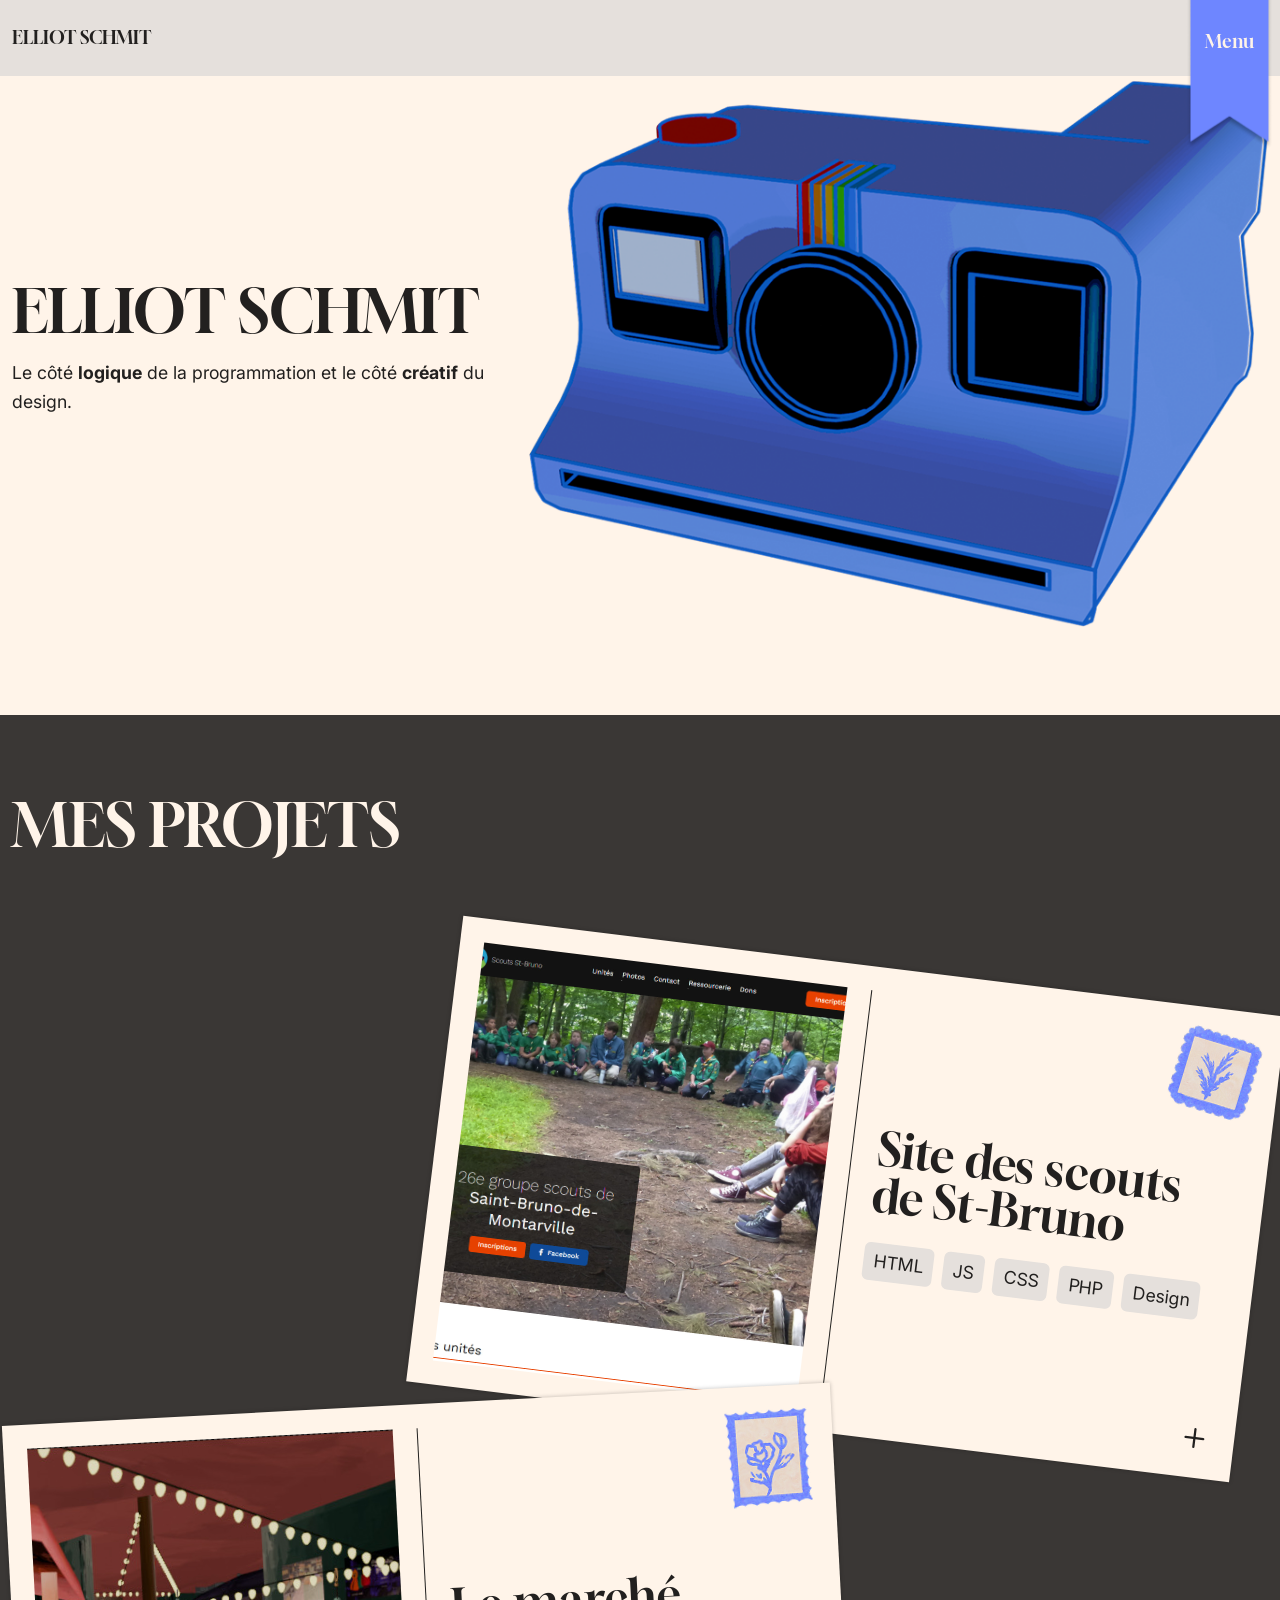
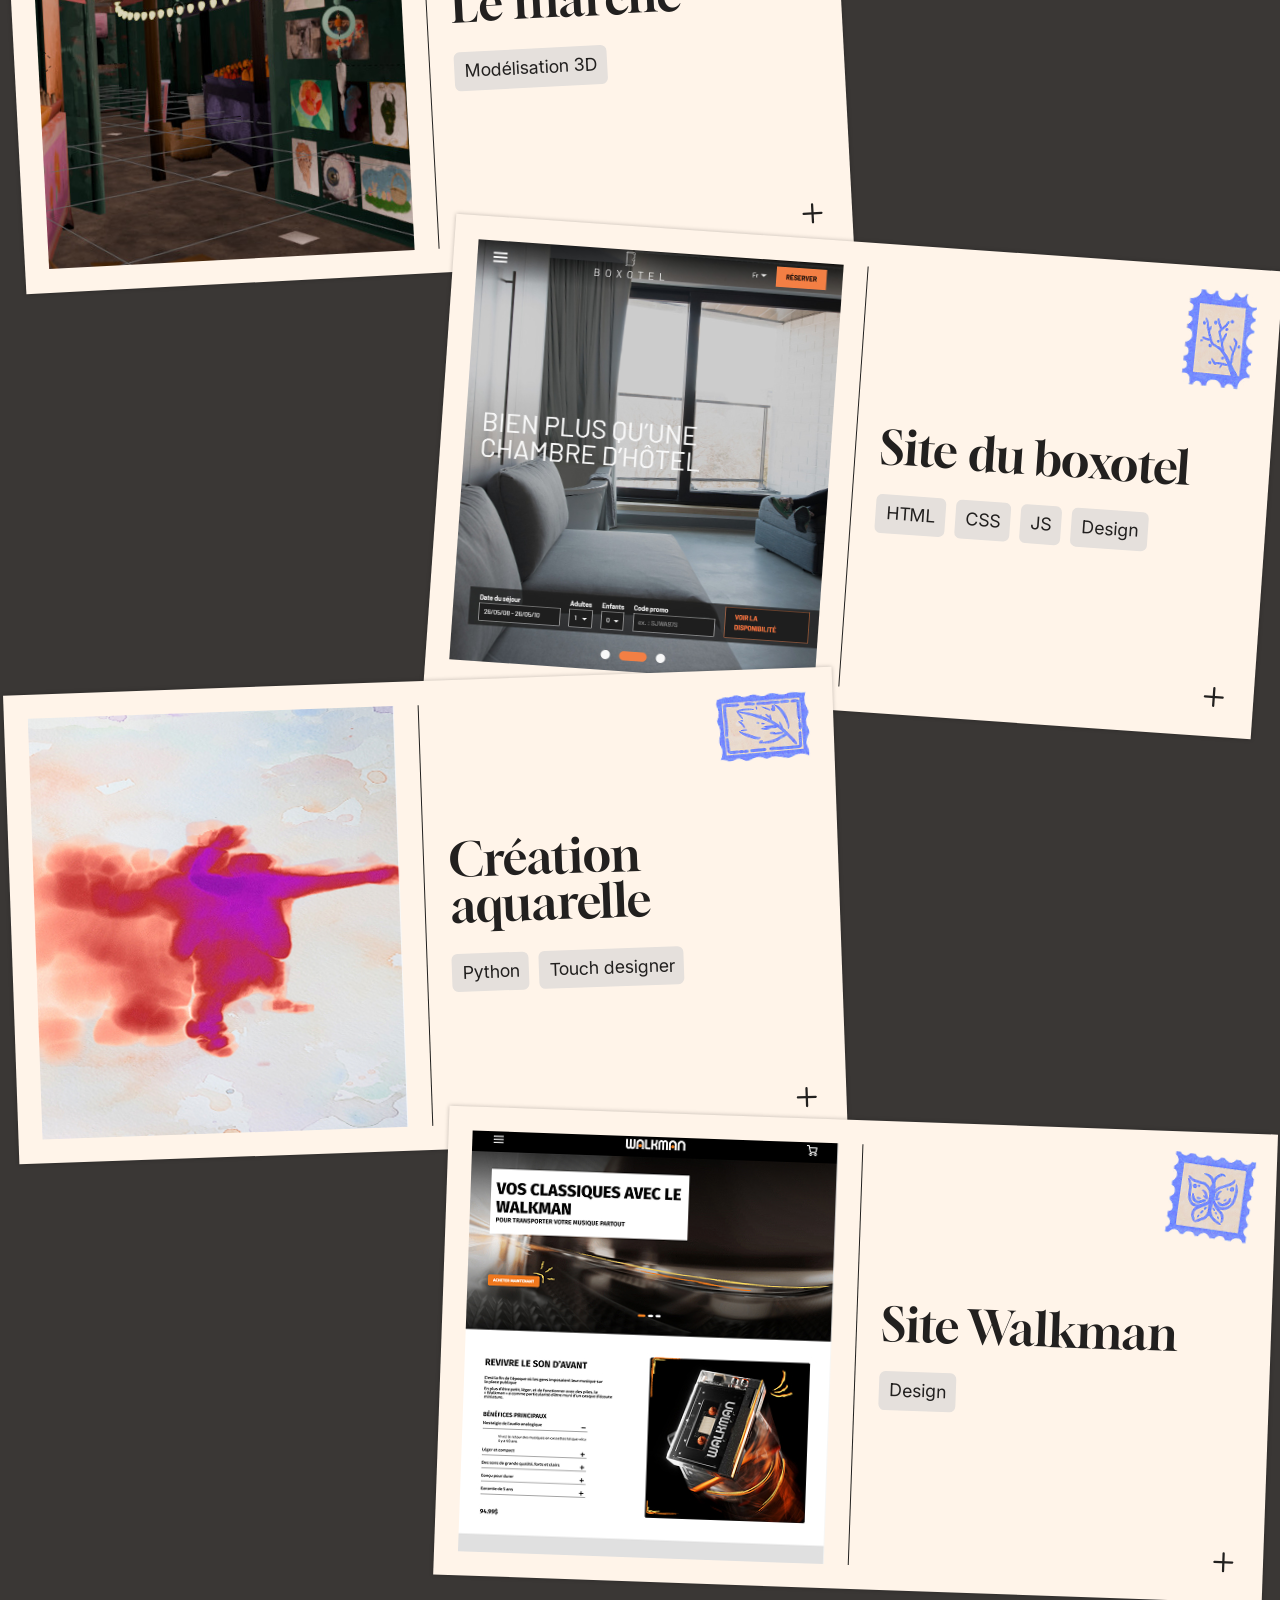
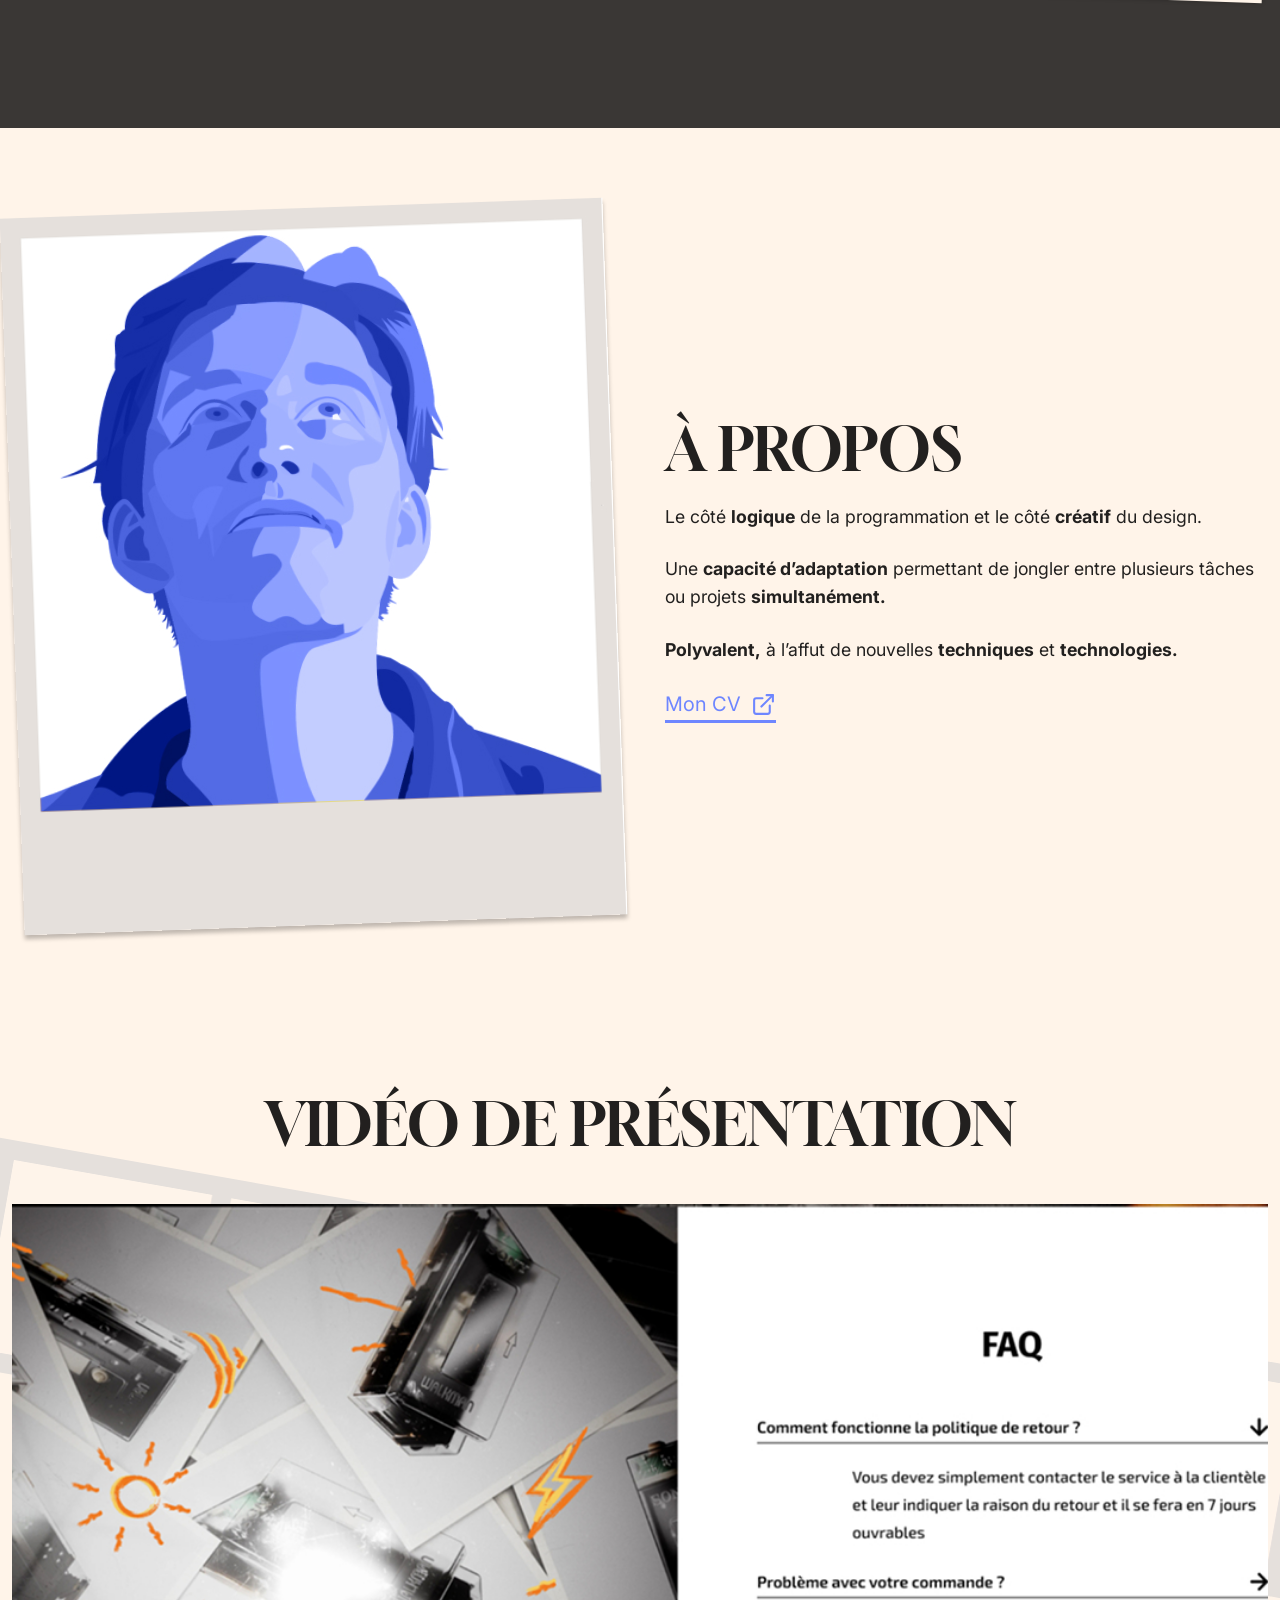
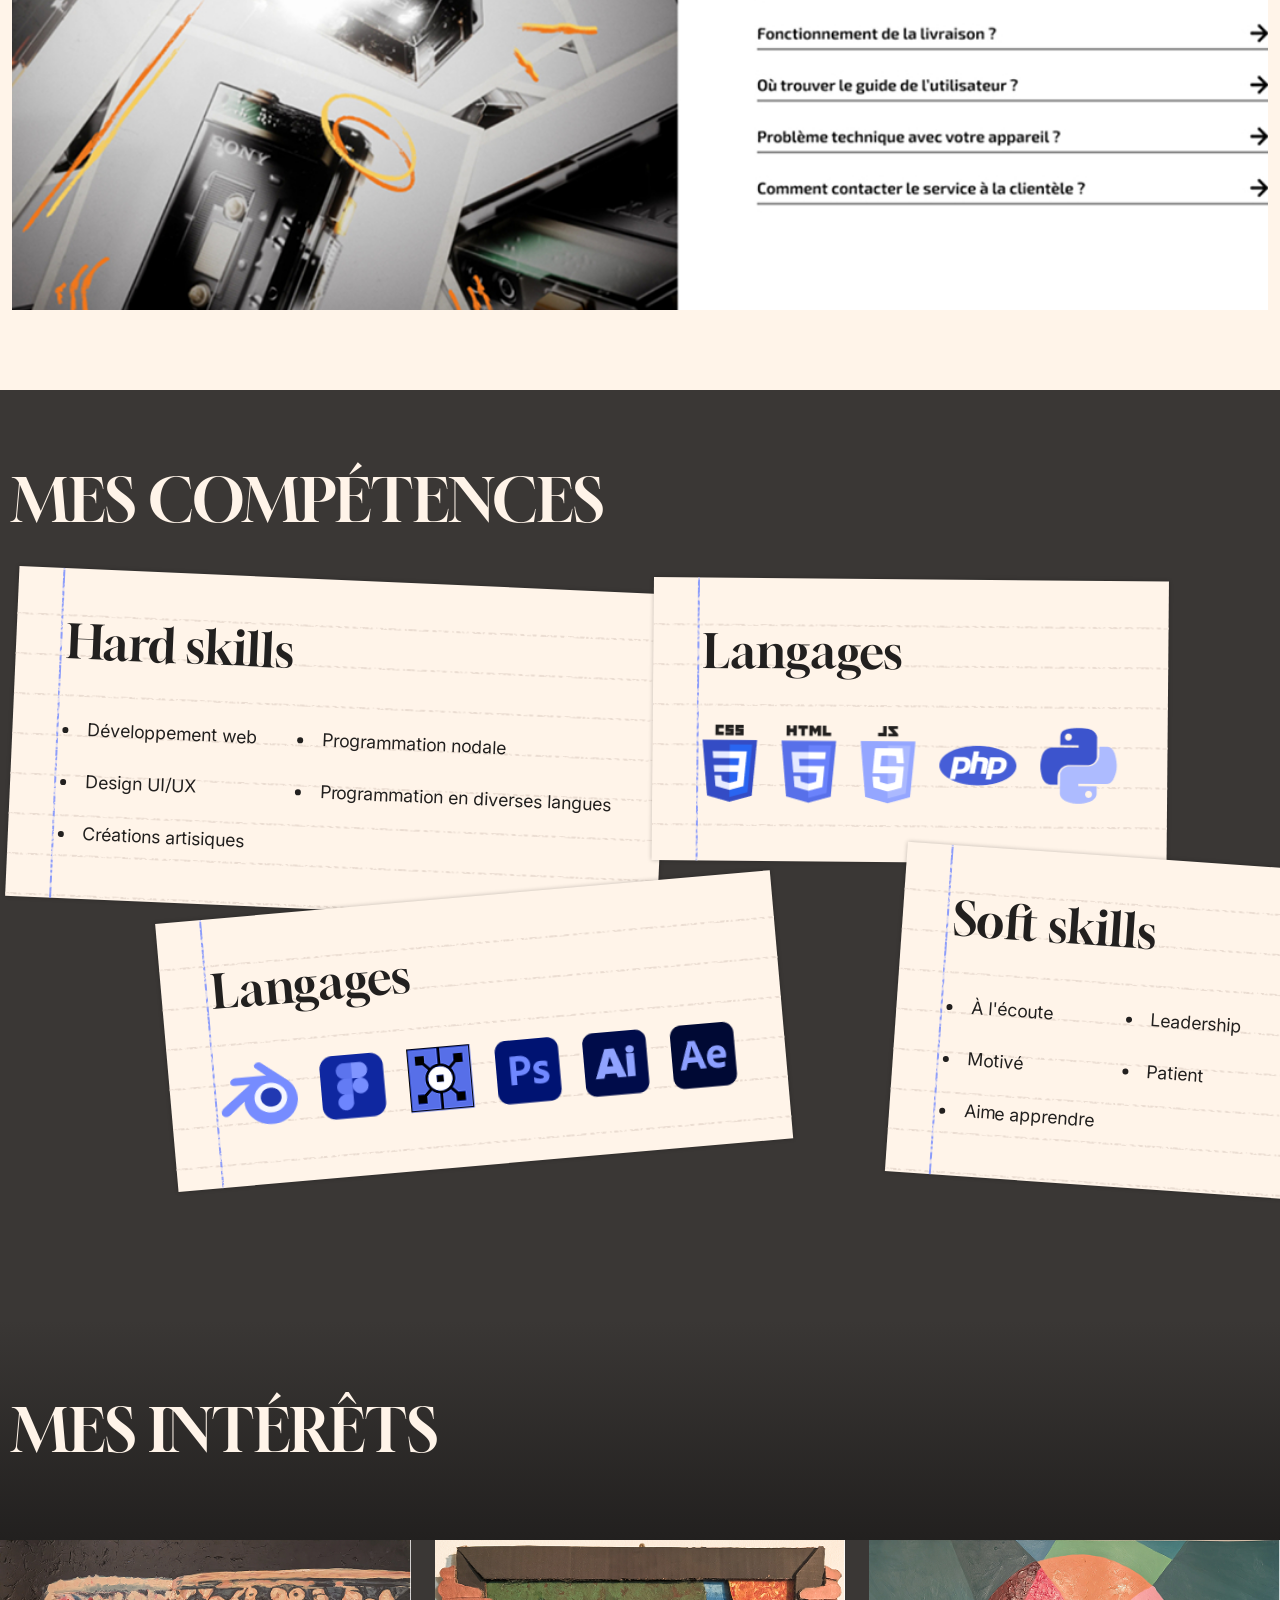
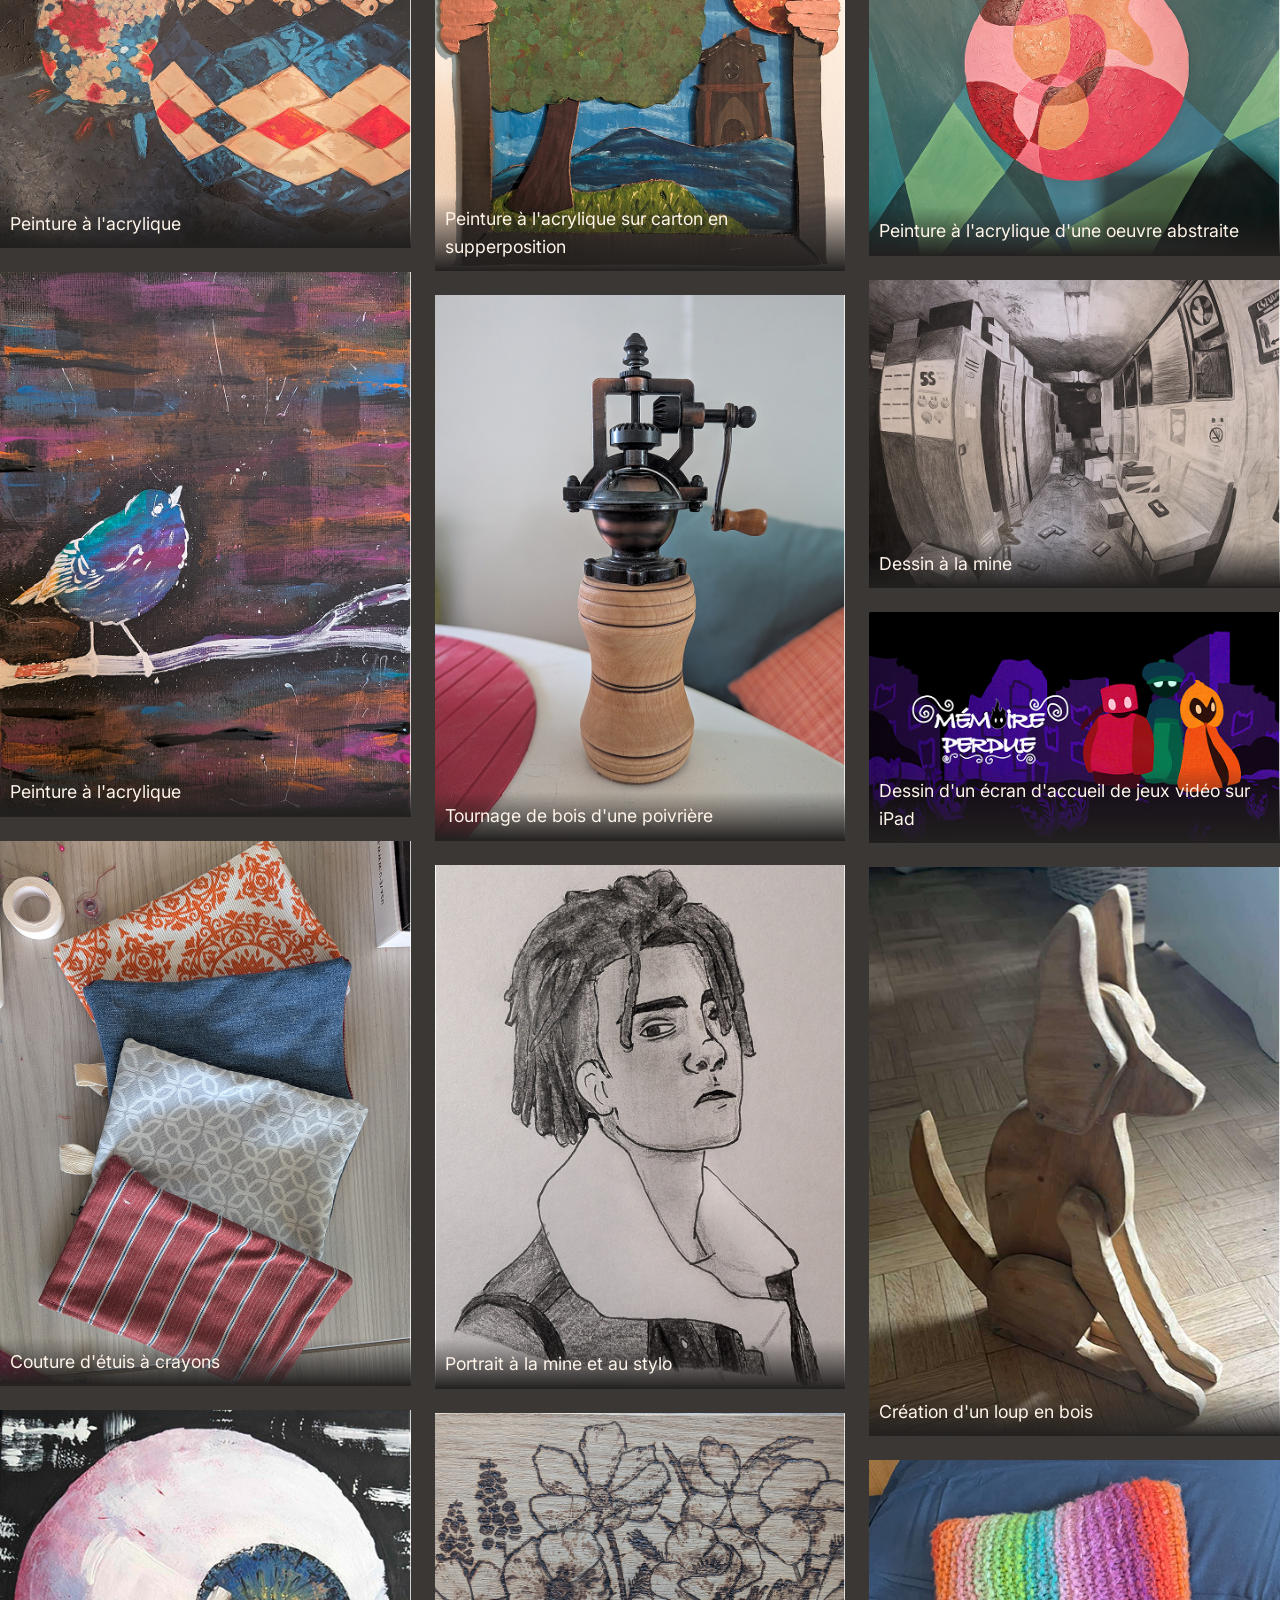
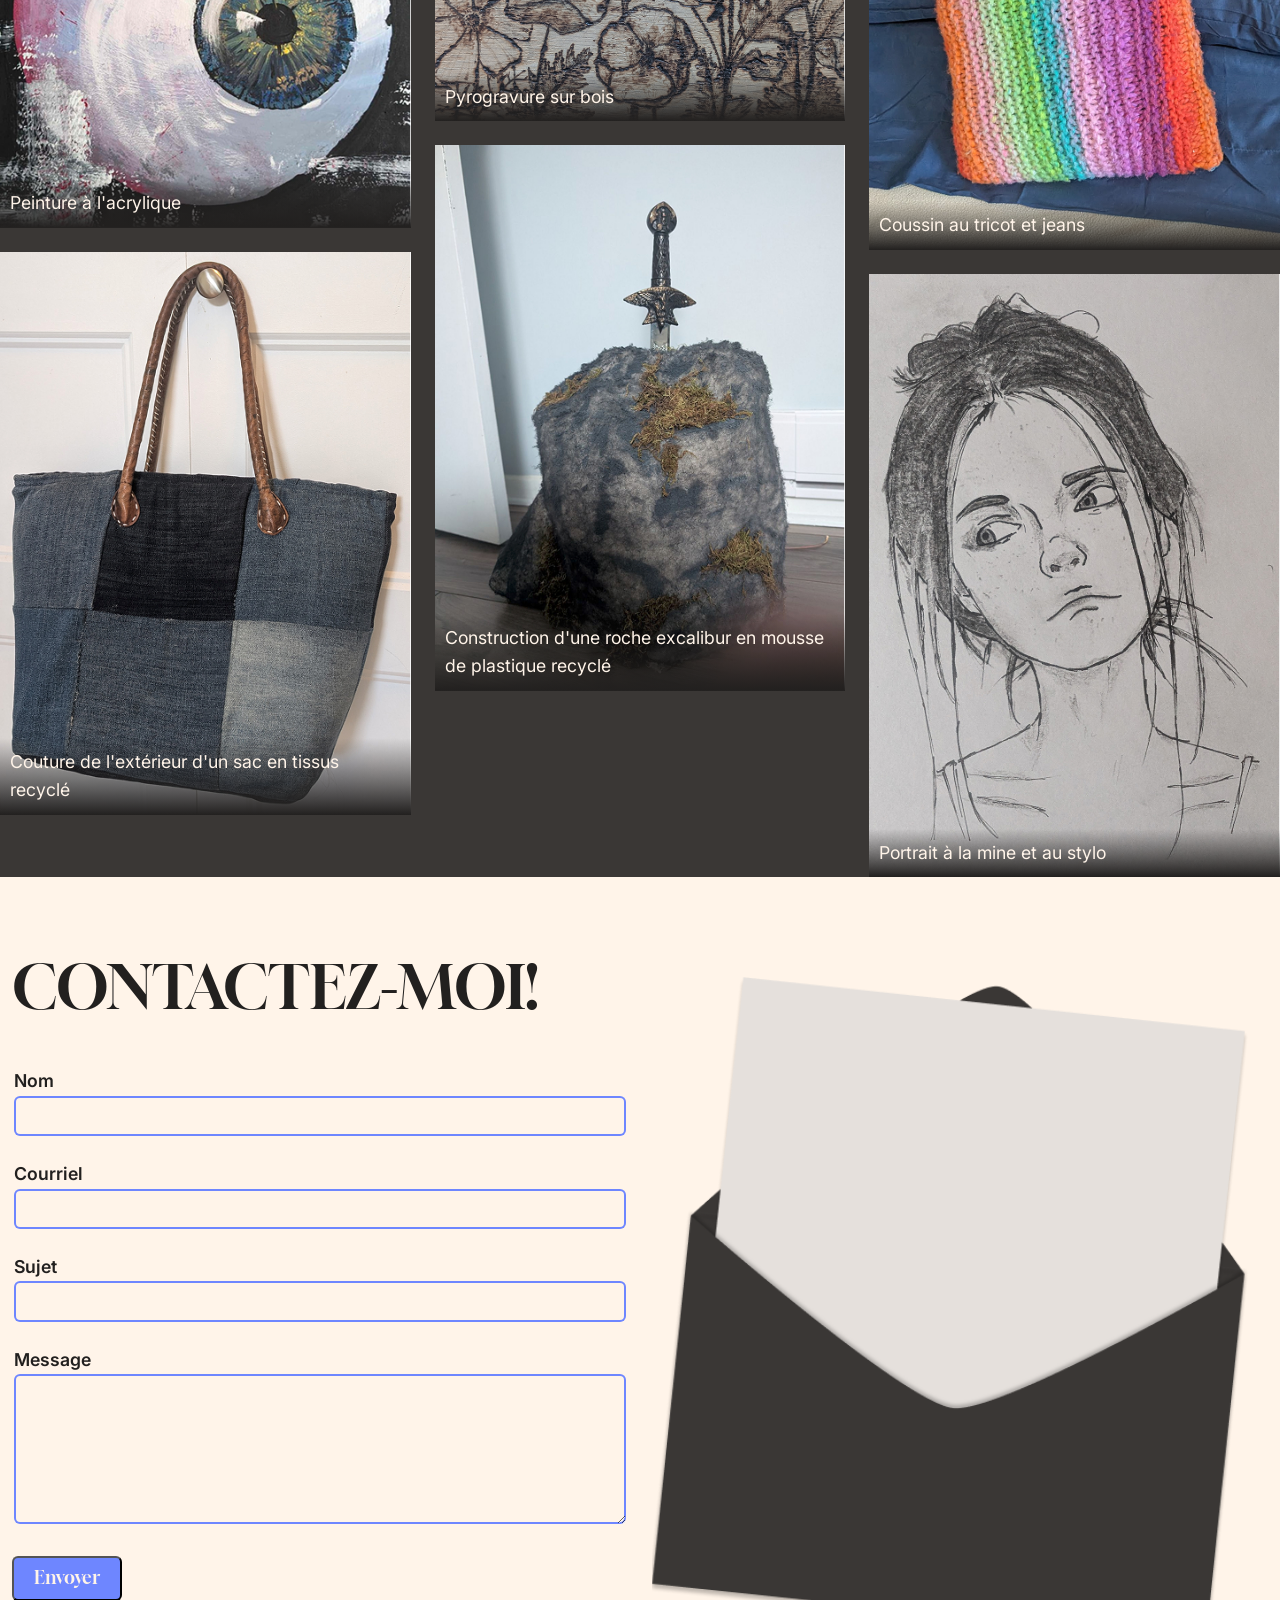
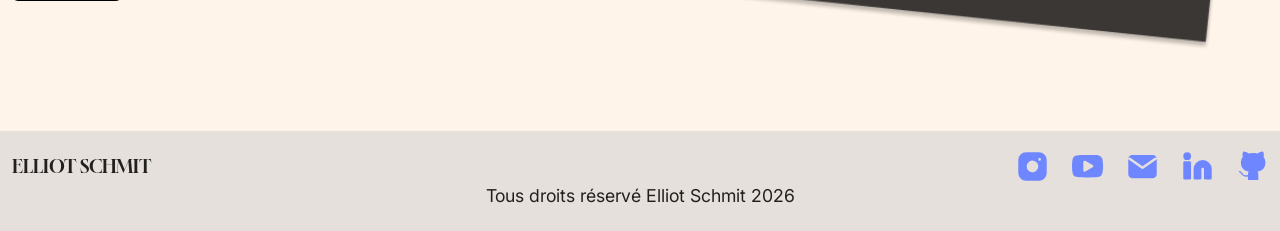
<file: index.html>
<!DOCTYPE html>
<html lang="fr">

<head>
    <meta charset="utf-8" />
    <meta name="viewport" content="width=device-width, initial-scale=1.0" />
    <title>Elliot Schmit - Porfolio</title>

    <link rel="stylesheet" href="styles/main.css" />

    <script src="scripts/main.js" defer></script>
</head>

<body>
    <header class="header" data-component="Header" data-header="fromTop">
        <div class="wrapper">
            <a href="index.html" class="logo">Elliot Schmit</a>

            <nav class="nav-primary">
                <ul class="nav js-nav">
                    <li>
                        <a href="index.html" class="nav-primary__item">Accueil</a>
                    </li>
                    <li>
                        <a href="index.html#projets" class="nav-primary__item">Mes projets</a>
                    </li>
                    <li>
                        <a href="index.html#apropos" class="nav-primary__item">À propos</a>
                    </li>

                    <li>
                        <ul class="socials">
                            <li>
                                <a href="https://www.instagram.com/elliotschmit/" target="_blank">
                                    <svg class="icon">
                                        <use href="#icon-instagram"></use>
                                    </svg>
                                    Instagram
                                </a>
                            </li>
                            <li>
                                <a href="https://youtube.com/@elliotschmit?si=RR1Z4JjvS5XWAOOx" target="_blank">
                                    <svg class="icon">
                                        <use href="#icon-youtube"></use>
                                    </svg>
                                    Youtube
                                </a>
                            </li>
                            <li>
                                <a href="https://github.com/ElliotSchmit" target="_blank">
                                    <svg class="icon">
                                        <use href="#icon-github"></use>
                                    </svg>
                                    Github
                                </a>
                            </li>
                            <li>
                                <a href="https://www.linkedin.com/in/elliot-schmit-5372b1441/" target="_blank">
                                    <svg class="icon">
                                        <use href="#icon-linkedin"></use>
                                    </svg>
                                    Linkedin
                                </a>
                            </li>
                        </ul>
                    </li>
                </ul>

                <button class="header__toggle js-toggle">
                    <div class="toggle__media">

                        <img src="assets/images/menu.png" alt="">
                    </div>
                    <div class="toggle__content">
                        <p>Menu</p>
                    </div>
                </button>
            </nav>

        </div>
    </header>
    <section class="section hero">
        <div class="wrapper">
            <div class="hero__content">
                <h1>Elliot Schmit</h1>

                <p>
                    Le côté
                    <b>logique</b>
                    de la programmation et le côté
                    <b>créatif</b>
                    du design.
                </p>
            </div>

            <div class="hero__media">
                <img src="assets/images/hero.png" alt="" />
            </div>
        </div>
    </section>

    <section id="projets" class="section section-dark projets">
        <div class="wrapper">
            <h1>Mes projets</h1>

            <div class="cards">
                <a href="#" class="card">
                    <div class="card__media">
                        <img src="assets/images/scouts-thumbnail.jpeg" alt="" />
                    </div>
                    <div class="card__content">
                        <img class="timbre" src="assets/images/timbre-1.png" alt="" />

                        <h2>Site des scouts de St-Bruno</h2>
                        <ul class="categories">
                            <li>HTML</li>
                            <li>JS</li>
                            <li>CSS</li>
                            <li>PHP</li>
                            <li>Design</li>
                        </ul>

                        <svg class="icon icon--lg">
                            <use href="#icon-plus"></use>
                        </svg>
                    </div>
                </a>

                <a href="#" class="card">
                    <div class="card__media">
                        <img src="assets/images/marche-thumbnail.jpeg" alt="" />
                    </div>
                    <div class="card__content">
                        <img class="timbre" src="assets/images/timbre-2.png" alt="" />

                        <h2>Le marché</h2>
                        <ul class="categories">
                            <li>Modélisation 3D</li>
                        </ul>

                        <svg class="icon icon--lg">
                            <use href="#icon-plus"></use>
                        </svg>
                    </div>
                </a>

                <a href="boxotel.html" class="card">
                    <div class="card__media">
                        <img src="assets/images/boxotel-thumbnail.jpeg" alt="" />
                    </div>
                    <div class="card__content">
                        <img class="timbre" src="assets/images/timbre-3.png" alt="" />

                        <h2>Site du boxotel</h2>
                        <ul class="categories">
                            <li>HTML</li>
                            <li>CSS</li>
                            <li>JS</li>
                            <li>Design</li>
                        </ul>

                        <svg class="icon icon--lg">
                            <use href="#icon-plus"></use>
                        </svg>
                    </div>
                </a>

                <a href="#" class="card">
                    <div class="card__media">
                        <img src="assets/images/aquarelle-thumbnail.jpg" alt="" />
                    </div>
                    <div class="card__content">
                        <img class="timbre" src="assets/images/timbre-4.png" alt="" />

                        <h2>Création aquarelle</h2>
                        <ul class="categories">
                            <li>Python</li>
                            <li>Touch designer</li>
                        </ul>

                        <svg class="icon icon--lg">
                            <use href="#icon-plus"></use>
                        </svg>
                    </div>
                </a>

                <a href="#" class="card">
                    <div class="card__media">
                        <img src="assets/images/walkman-thumbnail.jpg" alt="" />
                    </div>
                    <div class="card__content">
                        <img class="timbre" src="assets/images/timbre-5.png" alt="" />

                        <h2>Site Walkman</h2>
                        <ul class="categories">
                            <li>Design</li>
                        </ul>

                        <svg class="icon icon--lg">
                            <use href="#icon-plus"></use>
                        </svg>
                    </div>
                </a>
            </div>
        </div>
    </section>

    <section id="apropos" class="section apropos">
        <div class="wrapper">
            <div class="apropos__media">
                <img src="assets/images/apropos.jpg" alt="" />
            </div>
            <div class="apropos__content">
                <h1>À propos</h1>
                <p>
                    Le côté
                    <b>logique</b>
                    de la programmation et le côté
                    <b>créatif</b>
                    du design.
                </p>
                <p>
                    Une
                    <b>capacité d’adaptation</b>
                    permettant de jongler entre plusieurs tâches ou projets
                    <b>simultanément.</b>
                </p>
                <p>
                    <b>Polyvalent,</b>
                    à l’affut de nouvelles
                    <b>techniques</b>
                    et
                    <b>technologies.</b>
                </p>

                <a href="assets/documents/cv-elliot-schmit.pdf" download target="_blank" class="link">
                    Mon CV
                    <svg class="icon icon--md">
                        <use href="#icon-external-link"></use>
                    </svg>
                </a>
            </div>
        </div>
    </section>

    <section class="section presentation">
        <div class="wrapper">
            <h1>Vidéo de présentation</h1>
            <div class="video" data-component="YouTube" data-video-id="Em124IdaC-M">
                <div class="video__media js-video">
                    <img class="js-poster" src="assets/images/presentation.jpg" alt="Vidéo de présentation" />

                    <svg class="icon icon--xl">
                        <use href="#icon-play"></use>
                    </svg>
                </div>
            </div>
        </div>
        <img class="film" src="assets/images/film.jpg" alt="" />
    </section>

    <section class="section section-dark competences">
        <div class="wrapper">
            <h1>Mes compétences</h1>

            <div class="cards">
                <div class="card">
                    <h2>Hard skills</h2>
                    <ul>
                        <li>Développement web</li>
                        <li>Programmation nodale</li>
                        <li>Design UI/UX</li>
                        <li>Programmation en diverses langues</li>
                        <li>Créations artisiques</li>
                    </ul>
                </div>

                <div class="card">
                    <h2>Langages</h2>
                    <ul>
                        <li><img src="assets/images/css.png" alt="Css" /></li>
                        <li><img src="assets/images/html.png" alt="Html" /></li>
                        <li><img src="assets/images/js.png" alt="Js" /></li>
                        <li><img src="assets/images/php.png" alt="Php" /></li>
                        <li><img src="assets/images/python.png" alt="Python" /></li>
                    </ul>
                </div>

                <div class="card">
                    <h2>Langages</h2>
                    <ul>
                        <li><img src="assets/images/blender.png" alt="Blender" /></li>
                        <li><img src="assets/images/figma.png" alt="Figma" /></li>
                        <li><img src="assets/images/touchdesigner.png" alt="Touch Designer" /></li>
                        <li><img src="assets/images/photoshop.png" alt="Photoshop" /></li>
                        <li><img src="assets/images/illustrator.png" alt="Illustrator" /></li>
                        <li><img src="assets/images/aftereffects.png" alt="After effects" /></li>
                    </ul>
                </div>

                <div class="card">
                    <h2>Soft skills</h2>
                    <ul>
                        <li>À l'écoute</li>
                        <li>Leadership</li>
                        <li>Motivé</li>
                        <li>Patient</li>
                        <li>Aime apprendre</li>
                    </ul>
                </div>
            </div>
        </div>
    </section>

    <section class="section-dark interets">
        <div class="section interets__content">
            <div class="wrapper">
                <h1>Mes intérêts</h1>
            </div>
        </div>

        <div class="oeuvres-grid">
            <div class="oeuvres-col">
                <div class="oeuvre">
                    <img src="assets/images/chandelles.jpg" alt="Chandelles en mosaïques" />
                    <p>Peinture à l'acrylique</p>
                </div>
                <div class="oeuvre">
                    <img src="assets/images/oiseau.jpg" alt="Oiseau" />
                    <p>Peinture à l'acrylique</p>
                </div>
                <div class="oeuvre">
                    <img src="assets/images/etuis.jpg" alt="" />
                    <p>Couture d'étuis à crayons</p>
                </div>
                <div class="oeuvre">
                    <img src="assets/images/oeil.jpg" alt="Oeil" />
                    <p>Peinture à l'acrylique</p>
                </div>
                <div class="oeuvre">
                    <img src="assets/images/sac.jpg" alt="" />
                    <p>Couture de l'extérieur d'un sac en tissus recyclé</p>
                </div>
            </div>
            <div class="oeuvres-col">
                <div class="oeuvre">
                    <img src="assets/images/abre.jpg" alt="Arbre, eau et maison" />
                    <p>Peinture à l'acrylique sur carton en supperposition</p>
                </div>
                <div class="oeuvre">
                    <img src="assets/images/poivriere.jpg" alt="" />
                    <p>Tournage de bois d'une poivrière</p>
                </div>
                <div class="oeuvre">
                    <img src="assets/images/portrait1.jpg" alt="" />
                    <p>Portrait à la mine et au stylo</p>
                </div>
                <div class="oeuvre">
                    <img src="assets/images/fleurs.jpg" alt="Quelques fleurs" />
                    <p>Pyrogravure sur bois</p>
                </div>
                <div class="oeuvre">
                    <img src="assets/images/excalibur.jpg" alt="" />
                    <p>Construction d'une roche excalibur en mousse de plastique recyclé</p>
                </div>
            </div>
            <div class="oeuvres-col">
                <div class="oeuvre">
                    <img src="assets/images/abstraite.jpg" alt="" />
                    <p>Peinture à l'acrylique d'une oeuvre abstraite</p>
                </div>
                <div class="oeuvre">
                    <img src="assets/images/corridor.jpg" alt="Corridor d'école avec effet judas" />
                    <p>Dessin à la mine</p>
                </div>
                <div class="oeuvre">
                    <img src="assets/images/memoire-perdue.jpg" alt="Personnages et fond ville abandonée" />
                    <p>Dessin d'un écran d'accueil de jeux vidéo sur iPad</p>
                </div>
                <div class="oeuvre">
                    <img src="assets/images/loup.jpg" alt="" />
                    <p>Création d'un loup en bois</p>
                </div>
                <div class="oeuvre">
                    <img src="assets/images/coussin.jpg" alt="" />
                    <p>Coussin au tricot et jeans</p>
                </div>
                <div class="oeuvre">
                    <img src="assets/images/portrait2.jpg" alt="" />
                    <p>Portrait à la mine et au stylo</p>
                </div>
            </div>
        </div>
    </section>

    <section class="section contact">
        <div class="wrapper">
            <div class="contact__content">
                <h1>Contactez-moi!</h1>

                <form action="mailto:schmit0709@gmail.com" method="post" class="form" autocomplete="off" data-component="Form">
                    <div class="form__body">
                        <fieldset class="grid">
                            <div class="input">
                                <label class="input__label" for="fullname">Nom</label>
                                <p class="input__error">Veuillez remplir ce champ</p>
                                <input class="input__element" type="text" name="fullname" id="fullname" required />
                            </div>
                            <div class="input">
                                <label class="input__label" for="email">Courriel</label>
                                <p class="input__error">Ce format n'est pas valide</p>
                                <input class="input__element" type="email" name="email" id="email" required />
                            </div>
                            <div class="input">
                                <label class="input__label" for="subject">Sujet</label>
                                <p class="input__error">Veuillez remplir ce champ</p>
                                <input class="input__element" type="text" name="subject" id="subject" required />
                            </div>
                            <div class="input textarea u-grid-fullwidth">
                                <label class="input__label" for="comment">Message</label>
                                <p class="input__error">Veuillez remplir ce champ</p>
                                <textarea class="input__element" name="comment" id="comment" required></textarea>
                            </div>
                        </fieldset>

                        <div class="form__confirmation">
                            <p>Votre formulaire a bien été envoyé.</p>
                        </div>

                        <footer class="form__footer">
                            <button class="btn">Envoyer</button>
                        </footer>
                    </div>
                </form>
            </div>
            <div class="contact__media">
                <img src="assets/images/envelope.png" alt="" />
            </div>
        </div>
    </section>

    <footer class="footer">
        <div class="wrapper">
            <div class="footer__content">
                <a href="index.html" class="logo">Elliot Schmit</a>
                <ul class="socials">
                    <li><a href="https://www.instagram.com/elliotschmit/" target="_blank"><svg class="icon icon--lg">
                                <use href="#icon-instagram"></use>
                            </svg></a></li>
                    <li><a href="https://youtube.com/@elliotschmit?si=RR1Z4JjvS5XWAOOx" target="_blank"><svg class="icon icon--lg">
                                <use href="#icon-youtube"></use>
                            </svg></a></li>
                    <li><a href="mailto:schmit0709@gmail.com"><svg class="icon icon--lg">
                                <use href="#icon-mail"></use>
                            </svg></a></li>
                    <li><a href="https://www.linkedin.com/in/elliot-schmit-5372b1441/" target="_blank"><svg class="icon icon--lg">
                                <use href="#icon-linkedin"></use>
                            </svg></a></li>
                    <li><a href="https://github.com/ElliotSchmit" target="_blank"><svg class="icon icon--lg">
                                <use href="#icon-github"></use>
                            </svg></a></li>
                </ul>
            </div>

            <p>Tous droits réservé Elliot Schmit 2026</p>
        </div>
    </footer>

</body>

</html>
</file>
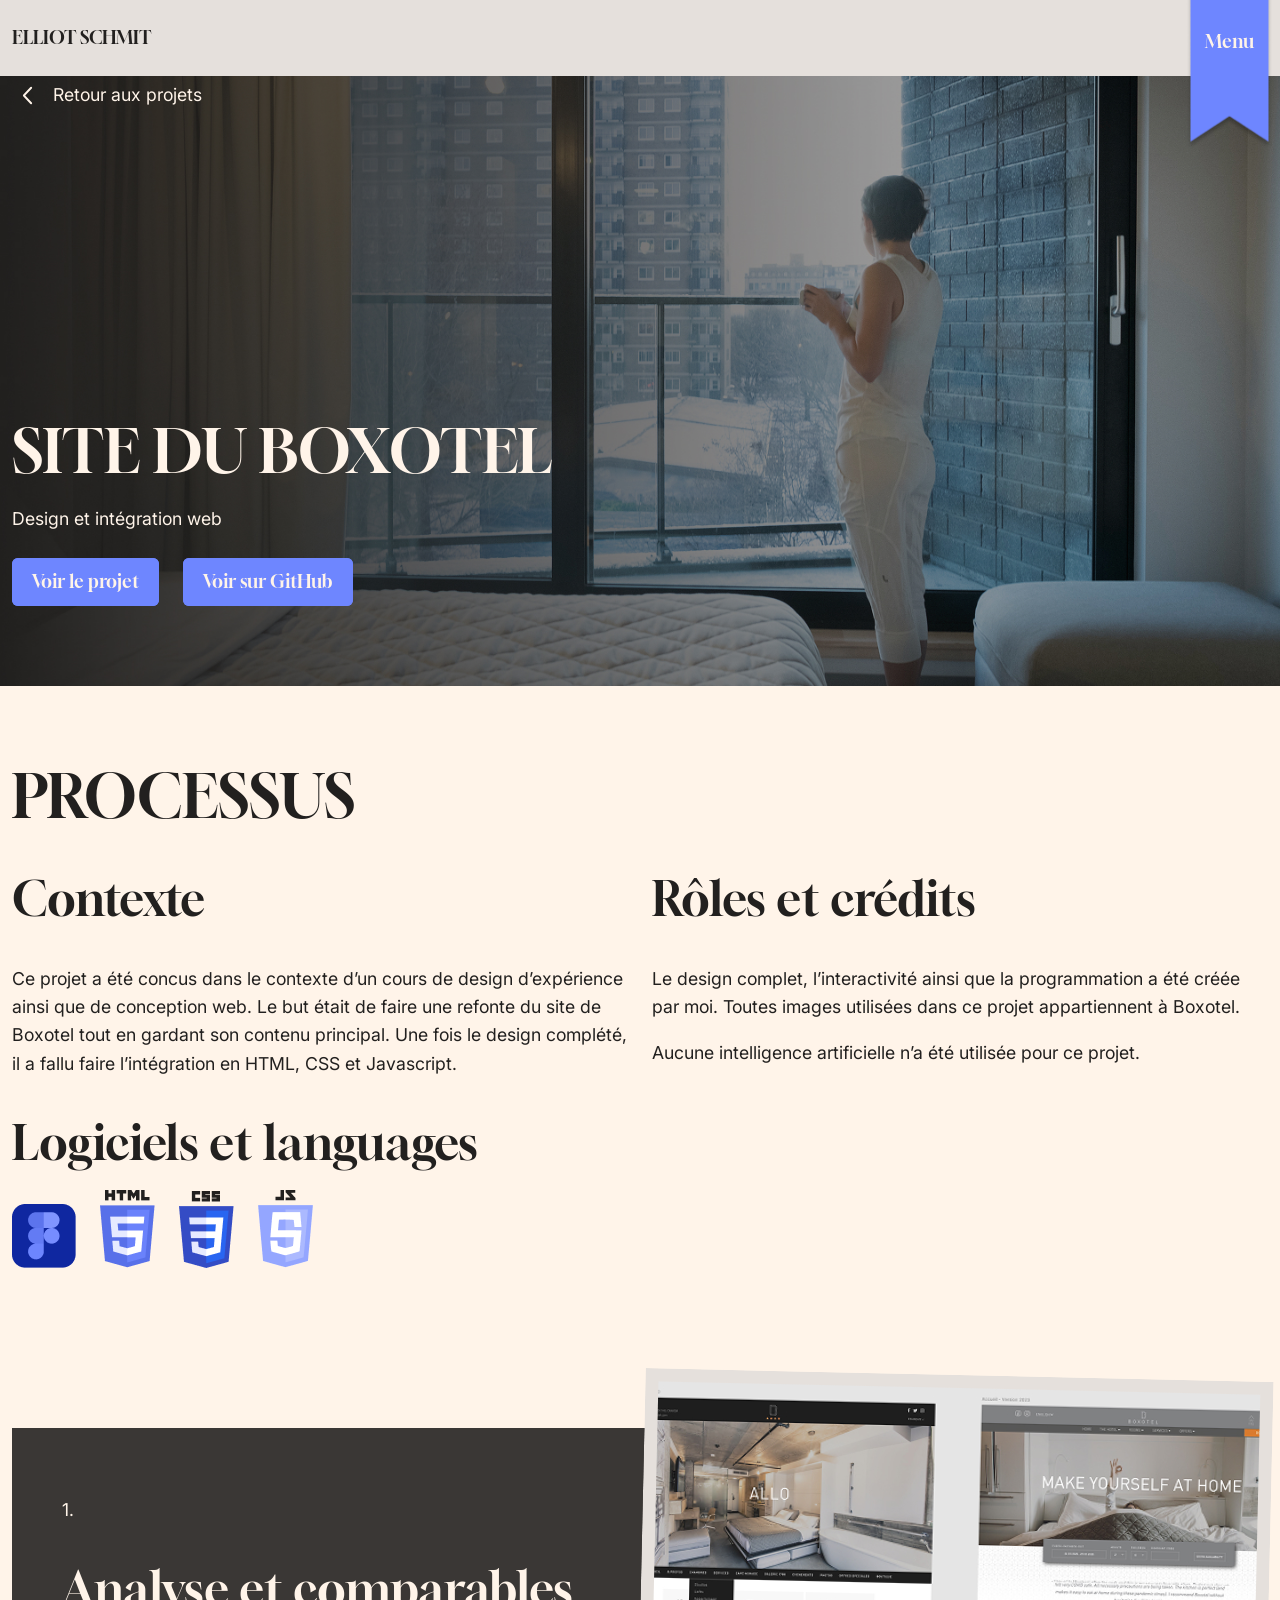
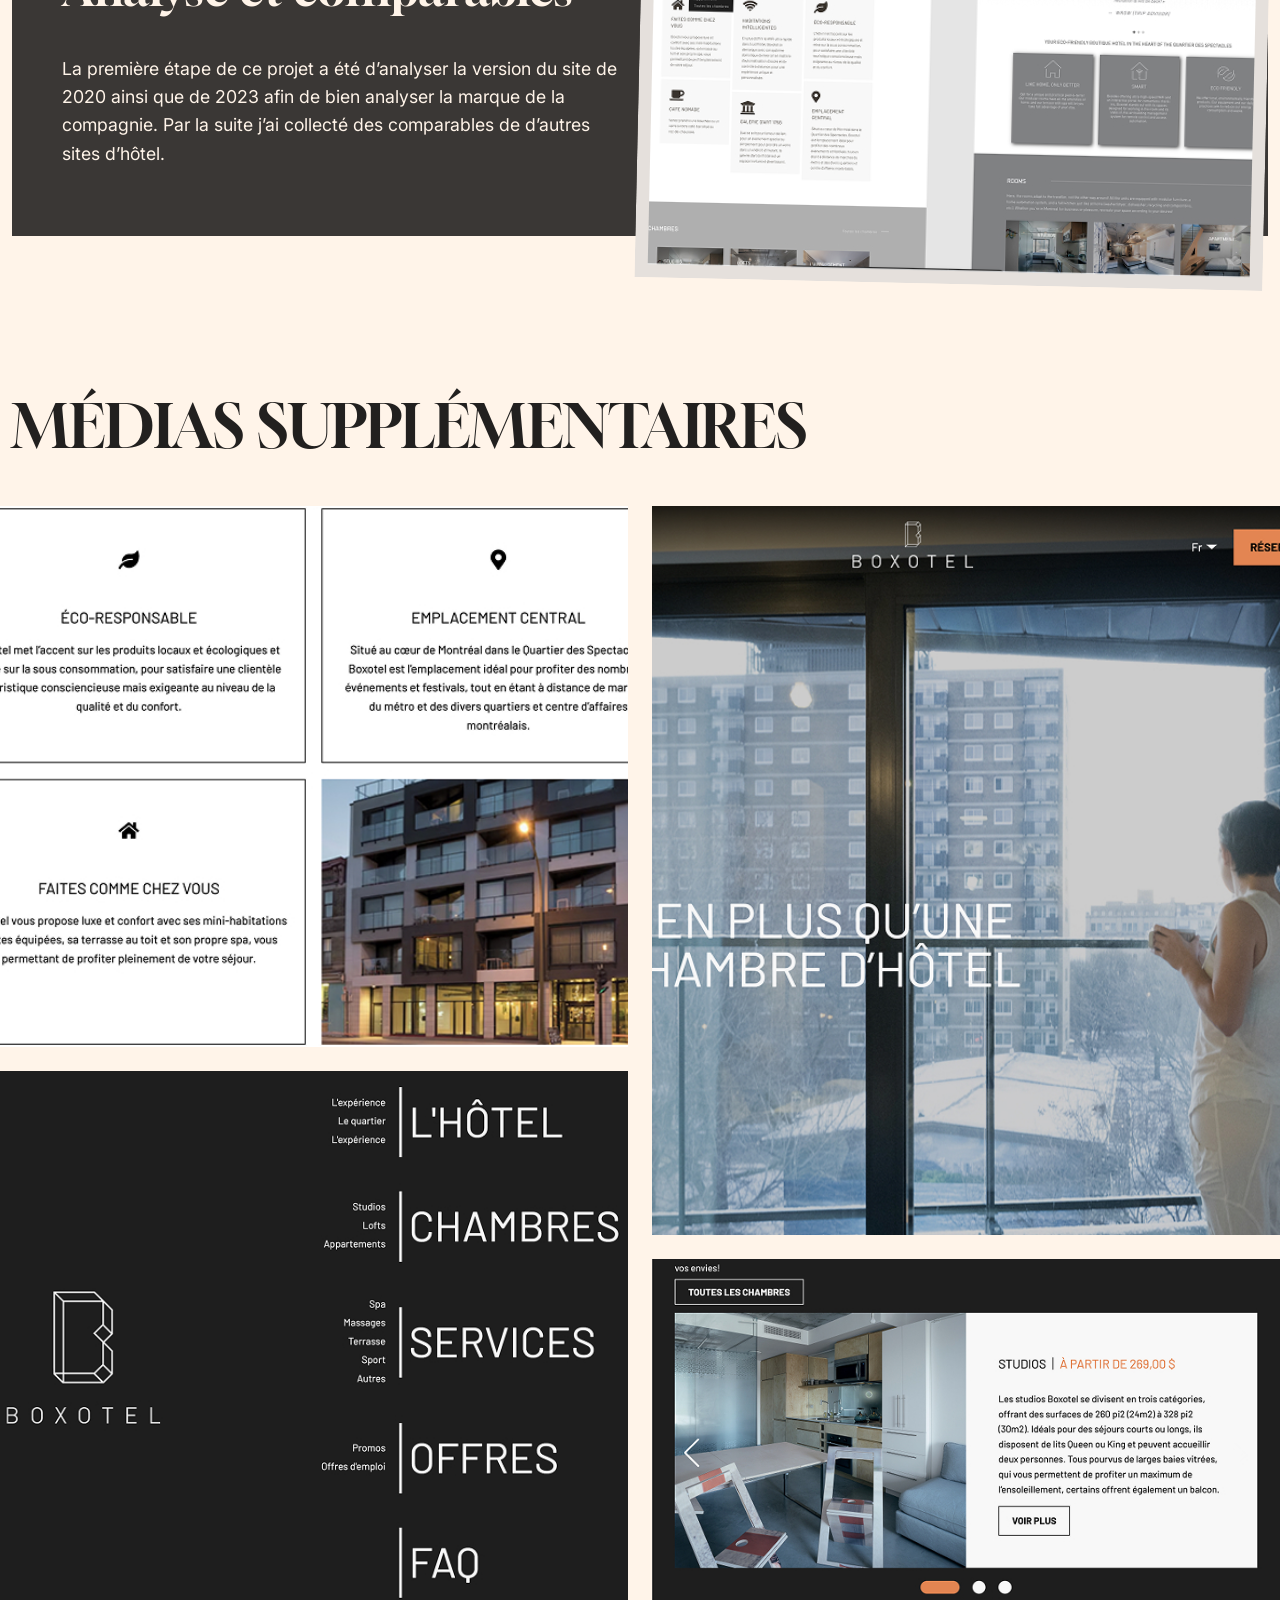
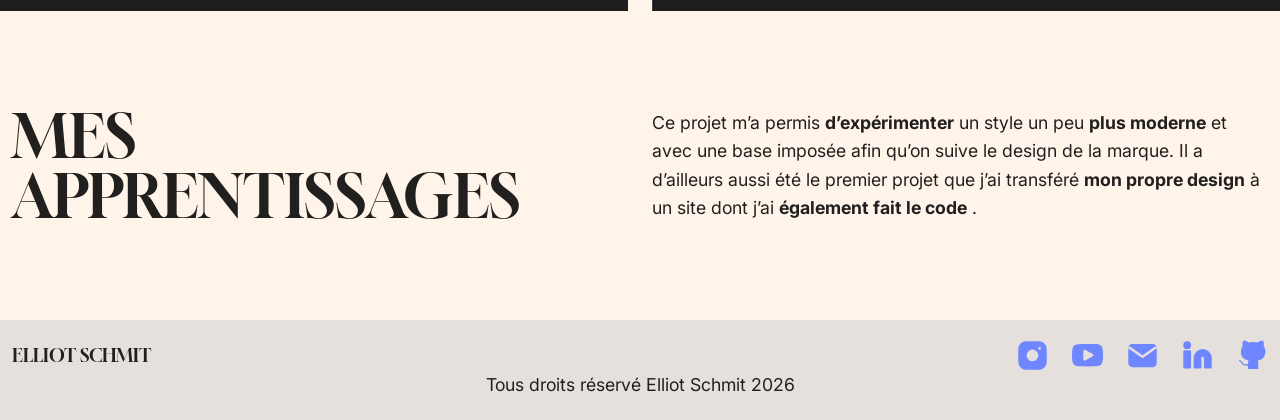
<file: boxotel.html>
<!DOCTYPE html>
<html lang="fr">

<head>
    <meta charset="utf-8" />
    <meta name="viewport" content="width=device-width, initial-scale=1.0" />
    <title>Elliot Schmit - Porfolio</title>

    <link rel="stylesheet" href="styles/main.css" />

    <script src="scripts/main.js" defer></script>
</head>

<body>
    <header class="header" data-component="Header" data-header="fromTop">
        <div class="wrapper">
            <a href="index.html" class="logo">Elliot Schmit</a>

            <nav class="nav-primary">
                <ul class="nav js-nav">
                    <li>
                        <a href="index.html" class="nav-primary__item">Accueil</a>
                    </li>
                    <li>
                        <a href="index.html#projets" class="nav-primary__item">Mes projets</a>
                    </li>
                    <li>
                        <a href="index.html#apropos" class="nav-primary__item">À propos</a>
                    </li>

                    <li>
                        <ul class="socials">
                            <li>
                                <a href="https://www.instagram.com/elliotschmit/" target="_blank">
                                    <svg class="icon">
                                        <use href="#icon-instagram"></use>
                                    </svg>
                                    Instagram
                                </a>
                            </li>
                            <li>
                                <a href="https://youtube.com/@elliotschmit?si=RR1Z4JjvS5XWAOOx" target="_blank">
                                    <svg class="icon">
                                        <use href="#icon-youtube"></use>
                                    </svg>
                                    Youtube
                                </a>
                            </li>
                            <li>
                                <a href="https://github.com/ElliotSchmit" target="_blank">
                                    <svg class="icon">
                                        <use href="#icon-github"></use>
                                    </svg>
                                    Github
                                </a>
                            </li>
                            <li>
                                <a href="https://www.linkedin.com/in/elliot-schmit-5372b1441/" target="_blank">
                                    <svg class="icon">
                                        <use href="#icon-linkedin"></use>
                                    </svg>
                                    Linkedin
                                </a>
                            </li>
                        </ul>
                    </li>
                </ul>

                <button class="header__toggle js-toggle">
                    <div class="toggle__media">

                        <img src="assets/images/menu.png" alt="">
                    </div>
                    <div class="toggle__content">
                        <p>Menu</p>
                    </div>
                </button>
            </nav>

        </div>
    </header>
    <section class="hero-project">
        <div class="hero__content">
            <div class="wrapper">
                <a class="retour" href="index.html#projets">
                    <svg class="icon icon--lg">
                        <use href="#icon-chevron-left"></use>
                    </svg>
                    Retour aux projets
                </a>

                <div class="hero__details">
                    <h1>Site du Boxotel</h1>
                    <p>Design et intégration web</p>
                    <div class="btns">
                        <a href="#" class="btn" target="_blank">Voir le projet</a>
                        <a href="#" class="btn" target="_blank">Voir sur GitHub</a>
                    </div>
                </div>
            </div>
        </div>
        <div class="hero__media">
            <img src="assets/images/boxotel-hero.jpg" alt="L'image du hero de la refonte de boxotel représentant une personne dans une chambre d'hotel" />
        </div>
    </section>

    <section class="section processus">
        <div class="wrapper">
            <h1>Processus</h1>

            <div class="specifications">
                <div class="specification">
                    <h2>Contexte</h2>
                    <p>
                        Ce projet a été concus dans le contexte d’un cours de design d’expérience ainsi que de conception web. Le but était de faire une refonte du
                        site de Boxotel tout en gardant son contenu principal. Une fois le design complété, il a fallu faire l’intégration en HTML, CSS et
                        Javascript.
                    </p>
                </div>

                <div class="specification">
                    <h2>Rôles et crédits</h2>
                    <p>
                        Le design complet, l’interactivité ainsi que la programmation a été créée par moi. Toutes images utilisées dans ce projet appartiennent à
                        Boxotel.
                    </p>
                    <p>Aucune intelligence artificielle n’a été utilisée pour ce projet.</p>
                </div>

                <div class="specification">
                    <h2>Logiciels et languages</h2>
                    <div class="logicials">
                        <img src="assets/images/figma.png" alt="Figma" />
                        <img src="assets/images/html.png" alt="Html" />
                        <img src="assets/images/css.png" alt="Css" />
                        <img src="assets/images/js.png" alt="Javascript" />
                    </div>
                </div>
            </div>
        </div>
    </section>

    <section class="section steps">
        <div class="wrapper">
            <div class="step__content">
                <p class="step__number">1.</p>
                <h2>Analyse et comparables</h2>
                <p>
                    La première étape de ce projet a été d’analyser la version du site de 2020 ainsi que de 2023 afin de bien analyser la marque de la compagnie.
                    Par la suite j’ai collecté des comparables de d’autres sites d’hôtel.
                </p>
            </div>
            <div class="step__media">
                <img src="assets/images/boxotel-step-1.jpg" alt="" />
            </div>
        </div>
    </section>

    <section class="section medias-sup">
        <div class="wrapper">
            <h1>Médias supplémentaires</h1>
        </div>
        <div class="medias">
            <img src="assets/images/boxotel-car.jpg" alt="" />
            <img src="assets/images/boxotel-sitehero.jpg" alt="" />
            <img src="assets/images/boxotel-menu.jpg" alt="" />
            <img src="assets/images/boxotel-types.jpg" alt="" />
        </div>
    </section>

    <section class="section apprentissages">
        <div class="wrapper">
            <h1>Mes apprentissages</h1>
            <p>
                Ce projet m’a permis
                <b>d’expérimenter</b>
                un style un peu
                <b>plus moderne</b>
                et avec une base imposée afin qu’on suive le design de la marque. Il a d’ailleurs aussi été le premier projet que j’ai transféré
                <b>mon propre design</b>
                à un site dont j’ai
                <b>également fait le code</b>
                .
            </p>
        </div>
    </section>

    <footer class="footer">
        <div class="wrapper">
            <div class="footer__content">
                <a href="index.html" class="logo">Elliot Schmit</a>
                <ul class="socials">
                    <li><a href="https://www.instagram.com/elliotschmit/" target="_blank"><svg class="icon icon--lg">
                                <use href="#icon-instagram"></use>
                            </svg></a></li>
                    <li><a href="https://youtube.com/@elliotschmit?si=RR1Z4JjvS5XWAOOx" target="_blank"><svg class="icon icon--lg">
                                <use href="#icon-youtube"></use>
                            </svg></a></li>
                    <li><a href="mailto:schmit0709@gmail.com"><svg class="icon icon--lg">
                                <use href="#icon-mail"></use>
                            </svg></a></li>
                    <li><a href="https://www.linkedin.com/in/elliot-schmit-5372b1441/" target="_blank"><svg class="icon icon--lg">
                                <use href="#icon-linkedin"></use>
                            </svg></a></li>
                    <li><a href="https://github.com/ElliotSchmit" target="_blank"><svg class="icon icon--lg">
                                <use href="#icon-github"></use>
                            </svg></a></li>
                </ul>
            </div>

            <p>Tous droits réservé Elliot Schmit 2026</p>
        </div>
    </footer>

</body>

</html>
</file>
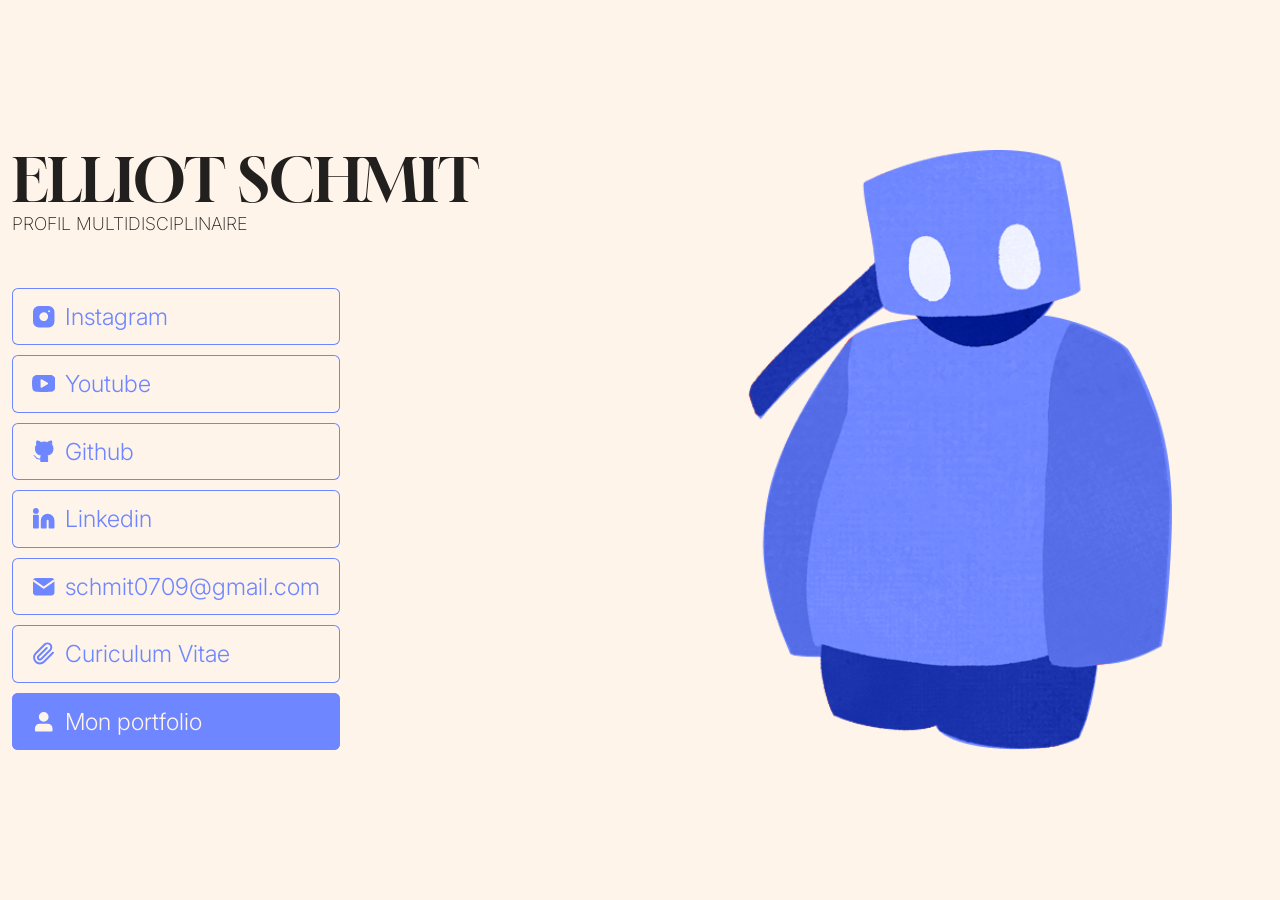
<file: hub.html>
<!doctype html>
<html lang="fr">

<head>
    <meta charset="utf-8" />
    <meta name="viewport" content="width=device-width, initial-scale=1.0" />
    <title>Elliot Schmit</title>

    <link rel="stylesheet" href="styles/main.css" />

    <script src="scripts/main.js" defer></script>
</head>

<body>
    <section class="section hub">
        <div class="wrapper">
            <div class="hub__content">
                <h1>Elliot Schmit</h1>
                <p class="subtitle">Profil multidisciplinaire</p>

                <nav class="links">
                    <ul>
                        <li class="btn btn-secondary">
                            <a href="https://www.instagram.com/elliotschmit/" target="_blank">
                                <svg class="icon">
                                    <use href="#icon-instagram"></use>
                                </svg>
                                Instagram
                            </a>
                        </li>
                        <li class="btn btn-secondary">
                            <a href="https://youtube.com/@elliotschmit?si=RR1Z4JjvS5XWAOOx" target="_blank">
                                <svg class="icon">
                                    <use href="#icon-youtube"></use>
                                </svg>
                                Youtube
                            </a>
                        </li>
                        <li class="btn btn-secondary">
                            <a href="https://github.com/ElliotSchmit" target="_blank">
                                <svg class="icon">
                                    <use href="#icon-github"></use>
                                </svg>
                                Github
                            </a>
                        </li>
                        <li class="btn btn-secondary">
                            <a href="https://www.linkedin.com/in/elliot-schmit-5372b1441/" target="_blank">
                                <svg class="icon">
                                    <use href="#icon-linkedin"></use>
                                </svg>
                                Linkedin
                            </a>
                        </li>
                        <li class="btn btn-secondary">
                            <a href="mailto:schmit0709@gmail.com">
                                <svg class="icon">
                                    <use href="#icon-mail"></use>
                                </svg>
                                schmit0709@gmail.com
                            </a>
                        </li>
                        <li class="btn btn-secondary">
                            <a href="assets/documents/cv-elliot-schmit.pdf" download target="_blank">
                                <svg class="icon">
                                    <use href="#icon-paperclip"></use>
                                </svg>
                                Curiculum Vitae
                            </a>
                        </li>
                        <li class="btn">
                            <a href="index.html">
                                <svg class="icon">
                                    <use href="#icon-user"></use>
                                </svg>
                                Mon portfolio
                            </a>
                        </li>
                    </ul>
                </nav>
            </div>
            <div class="hub__media">
                <img src="assets/images/hub.png" alt="" />
            </div>
        </div>
    </section>
</body>

</html>
</file>
<file: styles/main.css>
@charset "UTF-8";
@import url("https://fonts.googleapis.com/css2?family=Gloock&family=Inter:ital,opsz,wght@0,14..32,100..900;1,14..32,100..900&display=swap");
/* ==========================================================================
   cover / tools
   ========================================================================== */
/* ==========================================================================
   cover / typo
   ========================================================================== */
/* ==========================================================================
   COLORS / SETTINGS
   ========================================================================== */
:root {
  --color-white: #fff4e9;
  --color-black: #22201f;
  --color-primary: #6e86ff;
  --color-bg-dark: #3a3735;
  --color-bg-secondary: #e5e0dc;
}

/* ==========================================================================
   easing / settings
   ========================================================================== */
/* ==========================================================================
   FONTS / SETTINGS
   ========================================================================== */
:root {
  --font-primary: 'Inter', sans-serif;
  --font-secondary: 'Gloock', serif;
  --font-size-content: clamp(1rem, 0.21vw + 0.94rem, 1.13rem);
  --font-size-h1: clamp(2.5rem, 2.5vw + 1.75rem, 4rem);
  --font-size-h2: clamp(1.88rem, 2.08vw + 1.25rem, 3.13rem);
}

/* ==========================================================================
   DIMENSIONS / SETTINGS
   ========================================================================== */
:root {
  --spacing-xs: 5px;
  --spacing-sm: 10px;
  --spacing-md: 24px;
  --spacing-lg: 50px;
  --spacing-xl: 100px;
  --spacing-xxl: 220px;
}

/*! normalize.css v8.0.1 | MIT License | github.com/necolas/normalize.css */
/* Document
   ========================================================================== */
/**
 * 1. Correct the line height in all browsers.
 * 2. Prevent adjustments of font size after orientation changes in iOS.
 */
html {
  line-height: 1.15; /* 1 */
  -webkit-text-size-adjust: 100%; /* 2 */
}

/* Sections
     ========================================================================== */
/**
   * Remove the margin in all browsers.
   */
body {
  margin: 0;
}

/**
   * Render the `main` element consistently in IE.
   */
main {
  display: block;
}

/**
   * Correct the font size and margin on `h1` elements within `section` and
   * `article` contexts in Chrome, Firefox, and Safari.
   */
h1 {
  font-size: 2em;
  margin: 0.67em 0;
}

/* Grouping content
     ========================================================================== */
/**
   * 1. Add the correct box sizing in Firefox.
   * 2. Show the overflow in Edge and IE.
   */
hr {
  box-sizing: content-box; /* 1 */
  height: 0; /* 1 */
  overflow: visible; /* 2 */
}

/**
   * 1. Correct the inheritance and scaling of font size in all browsers.
   * 2. Correct the odd `em` font sizing in all browsers.
   */
pre {
  font-family: monospace, monospace; /* 1 */
  font-size: 1em; /* 2 */
}

/* Text-level semantics
     ========================================================================== */
/**
   * Remove the gray background on active links in IE 10.
   */
a {
  background-color: transparent;
}

/**
   * 1. Remove the bottom border in Chrome 57-
   * 2. Add the correct text decoration in Chrome, Edge, IE, Opera, and Safari.
   */
abbr[title] {
  border-bottom: none; /* 1 */
  text-decoration: underline; /* 2 */
  -webkit-text-decoration: underline dotted;
          text-decoration: underline dotted; /* 2 */
}

/**
   * Add the correct font weight in Chrome, Edge, and Safari.
   */
b,
strong {
  font-weight: bolder;
}

/**
   * 1. Correct the inheritance and scaling of font size in all browsers.
   * 2. Correct the odd `em` font sizing in all browsers.
   */
code,
kbd,
samp {
  font-family: monospace, monospace; /* 1 */
  font-size: 1em; /* 2 */
}

/**
   * Add the correct font size in all browsers.
   */
small {
  font-size: 80%;
}

/**
   * Prevent `sub` and `sup` elements from affecting the line height in
   * all browsers.
   */
sub,
sup {
  font-size: 75%;
  line-height: 0;
  position: relative;
  vertical-align: baseline;
}

sub {
  bottom: -0.25em;
}

sup {
  top: -0.5em;
}

/* Embedded content
     ========================================================================== */
/**
   * Remove the border on images inside links in IE 10.
   */
img {
  border-style: none;
}

/* Forms
     ========================================================================== */
/**
   * 1. Change the font styles in all browsers.
   * 2. Remove the margin in Firefox and Safari.
   */
button,
input,
optgroup,
select,
textarea {
  font-family: inherit; /* 1 */
  font-size: 100%; /* 1 */
  line-height: 1.15; /* 1 */
  margin: 0; /* 2 */
}

/**
   * Show the overflow in IE.
   * 1. Show the overflow in Edge.
   */
button,
input {
  /* 1 */
  overflow: visible;
}

/**
   * Remove the inheritance of text transform in Edge, Firefox, and IE.
   * 1. Remove the inheritance of text transform in Firefox.
   */
button,
select {
  /* 1 */
  text-transform: none;
}

/**
   * Correct the inability to style clickable types in iOS and Safari.
   */
button,
[type=button],
[type=reset],
[type=submit] {
  -webkit-appearance: button;
}

/**
   * Remove the inner border and padding in Firefox.
   */
button::-moz-focus-inner,
[type=button]::-moz-focus-inner,
[type=reset]::-moz-focus-inner,
[type=submit]::-moz-focus-inner {
  border-style: none;
  padding: 0;
}

/**
   * Restore the focus styles unset by the previous rule.
   */
button:-moz-focusring,
[type=button]:-moz-focusring,
[type=reset]:-moz-focusring,
[type=submit]:-moz-focusring {
  outline: 1px dotted ButtonText;
}

/**
   * Correct the padding in Firefox.
   */
fieldset {
  padding: 0.35em 0.75em 0.625em;
}

/**
   * 1. Correct the text wrapping in Edge and IE.
   * 2. Correct the color inheritance from `fieldset` elements in IE.
   * 3. Remove the padding so developers are not caught out when they zero out
   *    `fieldset` elements in all browsers.
   */
legend {
  box-sizing: border-box; /* 1 */
  color: inherit; /* 2 */
  display: table; /* 1 */
  max-width: 100%; /* 1 */
  padding: 0; /* 3 */
  white-space: normal; /* 1 */
}

/**
   * Add the correct vertical alignment in Chrome, Firefox, and Opera.
   */
progress {
  vertical-align: baseline;
}

/**
   * Remove the default vertical scrollbar in IE 10+.
   */
textarea {
  overflow: auto;
}

/**
   * 1. Add the correct box sizing in IE 10.
   * 2. Remove the padding in IE 10.
   */
[type=checkbox],
[type=radio] {
  box-sizing: border-box; /* 1 */
  padding: 0; /* 2 */
}

/**
   * Correct the cursor style of increment and decrement buttons in Chrome.
   */
[type=number]::-webkit-inner-spin-button,
[type=number]::-webkit-outer-spin-button {
  height: auto;
}

/**
   * 1. Correct the odd appearance in Chrome and Safari.
   * 2. Correct the outline style in Safari.
   */
[type=search] {
  -webkit-appearance: textfield; /* 1 */
  outline-offset: -2px; /* 2 */
}

/**
   * Remove the inner padding in Chrome and Safari on macOS.
   */
[type=search]::-webkit-search-decoration {
  -webkit-appearance: none;
}

/**
   * 1. Correct the inability to style clickable types in iOS and Safari.
   * 2. Change font properties to `inherit` in Safari.
   */
::-webkit-file-upload-button {
  -webkit-appearance: button; /* 1 */
  font: inherit; /* 2 */
}

/* Interactive
     ========================================================================== */
/*
   * Add the correct display in Edge, IE 10+, and Firefox.
   */
details {
  display: block;
}

/*
   * Add the correct display in all browsers.
   */
summary {
  display: list-item;
}

/* Misc
     ========================================================================== */
/**
   * Add the correct display in IE 10+.
   */
template {
  display: none;
}

/**
   * Add the correct display in IE 10.
   */
[hidden] {
  display: none;
}

/* ==========================================================================
   RESET / GENERIC
   ========================================================================== */
html {
  box-sizing: border-box;
}

*,
*:before,
*:after {
  box-sizing: inherit;
}

img {
  max-width: 100%;
}

.tt {
  align-items: center;
  color: var(--color-black);
  display: flex;
  height: 100vh;
  font: 800 75px/1.5 helvetica, sans-serif;
  justify-content: center;
  position: fixed;
  left: 0;
  margin: 0;
  top: 0;
  width: 100vw;
}

/* ==========================================================================
   BODY / ELEMENT
   Le body permet d'initialiser les propriétés générales de la page.
   Les éléments de la page vont hérités des propriétés inscrite dans body
   ========================================================================== */
body {
  background-color: var(--color-white);
  font-family: var(--font-primary);
  font-size: var(--font-size-content);
  color: var(--color-black);
  line-height: 1.6;
  overflow-x: hidden;
}

/* ==========================================================================
   HEADINGS / ELEMENT
   ========================================================================== */
h1,
h2,
h3,
h4,
h5,
h6 {
  font-family: var(--font-secondary);
  line-height: 100%;
  margin: 0;
  font-weight: 100;
}

h1,
.h1 {
  font-size: var(--font-size-h1);
  text-transform: uppercase;
}

h2 {
  font-size: var(--font-size-h2);
}

h3 {
  font-size: var(--font-size-h3);
}

h4 {
  font-size: var(--font-size-h4);
}

h5 {
  font-size: var(--font-size-h5);
}

h6 {
  font-size: var(--font-size-h6);
}

em {
  font-style: italic;
}

.subtitle {
  font-weight: 200;
  text-transform: uppercase;
  margin: 0;
}

.logo {
  font-family: var(--font-secondary);
  text-transform: uppercase;
}

/* ==========================================================================
   LINKS / ELEMENTS
   Style de base de tous les liens et bouton du site
   ========================================================================== */
a {
  color: inherit;
  text-decoration: none;
}

/* ==========================================================================
   WRAPPER / ELEMENT
   ========================================================================== */
.wrapper {
  max-width: 1440px;
  width: calc(100% - var(--spacing-md));
  margin: 0 auto;
}

.apprentissages .wrapper {
  display: grid;
  grid-template-columns: 1fr 1fr;
  align-items: center;
  gap: var(--spacing-md);
}

.apropos .wrapper {
  display: grid;
  grid-template-columns: 1fr 1fr;
  align-items: center;
  gap: var(--spacing-lg);
}

.apropos__media img {
  box-shadow: 0px 4px 4px 0px rgba(0, 0, 0, 0.25);
  transform: rotate(-2deg);
  width: 100%;
  height: 100%;
  -o-object-fit: cover;
     object-fit: cover;
}

.apropos__content {
  display: flex;
  flex-direction: column;
  gap: var(--spacing-md);
}
.apropos__content p {
  margin: 0;
}

.btn {
  color: var(--color-white);
  background: var(--color-primary);
  box-shadow: 0 0 0 1px rgb(110, 134, 255) inset;
  padding: 10px 20px;
  border-radius: 6px;
  font-family: var(--font-secondary);
  transition: all 0.3s cubic-bezier(0.19, 1, 0.22, 1);
}

.btn-secondary {
  color: var(--color-primary);
  background: transparent;
}

.link {
  color: var(--color-primary);
  display: flex;
  align-items: center;
  gap: var(--spacing-sm);
  border-bottom: 3px solid var(--color-primary);
  width: -moz-fit-content;
  width: fit-content;
  font-size: 1.25rem;
}

.hub .btn {
  font-family: var(--font-primary);
}
.hub .btn:hover {
  box-shadow: 0 0 0 3px rgb(110, 134, 255) inset;
  transform: translateX(5px);
}

.competences .cards {
  display: grid;
  grid-template-columns: 2fr 1.5fr;
  padding-top: var(--spacing-lg);
  justify-content: space-between;
}

.competences .card {
  background-color: var(--color-white);
  background-image: url("../assets/images/lines.png");
  background-position-x: -35px;
  color: var(--color-black);
  padding: 50px;
  width: -moz-fit-content;
  width: fit-content;
  height: -moz-fit-content;
  height: fit-content;
  box-shadow: 0px 0px 4px 0px rgba(0, 0, 0, 0.25);
}
.competences .card ul {
  display: grid;
  gap: var(--spacing-md);
  align-items: center;
  margin: 0;
  padding: 0;
  list-style-position: inside;
  padding-top: var(--spacing-lg);
}
.competences .card:nth-child(1) {
  transform: rotate(2.5deg);
}
.competences .card:nth-child(1) ul {
  grid-template-columns: 1fr 1.5fr;
}
.competences .card:nth-child(2) {
  transform: rotate(0.5deg) translateX(-15%);
}
.competences .card:nth-child(2) ul {
  display: flex;
  list-style: none;
}
.competences .card:nth-child(3) {
  transform: rotate(-5deg) translateX(25%);
}
.competences .card:nth-child(3) ul {
  display: flex;
  list-style: none;
}
.competences .card:nth-child(4) {
  transform: rotate(4deg) translateY(-20%) translateX(40%);
}
.competences .card:nth-child(4) ul {
  grid-template-columns: 1.25fr 1fr;
}

.footer {
  background-color: var(--color-bg-secondary);
  padding: 20px 0;
}
.footer p {
  margin: 0;
  text-align: center;
}

.footer__content {
  display: flex;
  justify-content: space-between;
  align-items: center;
}
.footer__content ul {
  display: flex;
  align-items: center;
  gap: var(--spacing-md);
  list-style: none;
  color: var(--color-primary);
  margin: 0;
  padding: 0;
}

.contact .wrapper {
  display: grid;
  grid-template-columns: 1fr 1fr;
  gap: var(--spacing-md);
}
.contact .wrapper .contact__media img {
  width: 100%;
  height: 100%;
  -o-object-fit: cover;
     object-fit: cover;
}

.form {
  --input-radius: 6px;
  --input-padding: 10px;
  padding-top: var(--spacing-lg);
}
.form fieldset {
  border: none;
  padding: 0;
}
.form .grid {
  display: grid;
  gap: var(--spacing-md);
  grid-template-columns: 1fr;
}

.form__footer {
  padding-top: var(--spacing-md);
}

.form__confirmation {
  display: none;
}
.is-sent .form__confirmation {
  display: block;
}

.input__label {
  display: block;
  font-family: var(--font-primary);
  font-weight: 600;
}

.input__element {
  border-radius: var(--input-radius);
  border: none;
  background-color: var(--color-white);
  box-shadow: 0 0 0 2px rgb(110, 134, 255) inset;
  transition: all 0.3s cubic-bezier(0.19, 1, 0.22, 1);
  cursor: pointer;
  font-family: inherit;
  outline: none;
  padding: var(--input-padding);
  width: 100%;
}
.input__element:-webkit-autofill, .input__element:-webkit-autofill:active {
  -webkit-box-shadow: inset 0 0 0 30px var(--color-white) !important;
  -webkit-text-fill-color: inherit !important;
}
.input__element:hover,
.input__element + .input__label:hover::before {
  box-shadow: 0 0 0 4px rgb(110, 134, 255) inset;
}
.input__element:focus, .input__element:-webkit-autofill:focus, .input__element:focus + .input__label::before {
  background-color: var(--color-bg-secondary);
  box-shadow: 0 0 0 2px rgb(110, 134, 255) inset;
}
.input__element::-moz-placeholder {
  color: var(--color-bg-dark);
}
.input__element::placeholder {
  color: var(--color-bg-dark);
}

/*
   Text area
   ========================================================================== */
.textarea .input__element {
  resize: vertical;
  height: 150px;
}

/*
   ERROR
   ========================================================================== */
.input__error {
  display: none;
  color: var(--color-primary);
}

.error .input__element, .error.check .input__label::before, .error.radio .input__label::before,
.error .check .input__label::before,
.error .radio .input__label::before {
  box-shadow: inset 0 0 0 2px var(--color-black);
}
.error .input__label {
  color: var(--color-black);
}
.error .input__error {
  display: inline;
}

.header {
  padding: var(--spacing-md) 0;
  background: var(--color-bg-secondary);
  position: fixed;
  width: 100%;
  z-index: 1;
}
.header .wrapper {
  position: relative;
}

.nav-primary {
  position: absolute;
  right: 0;
  top: 130px;
  transform: translateY(-100%);
  transition: all 0.6s cubic-bezier(0.19, 1, 0.22, 1);
  display: flex;
  flex-direction: column;
  align-items: flex-end;
  z-index: 2;
}
.nav-primary a {
  display: block;
  height: 100%;
  width: 100%;
}
.nav-primary .socials {
  list-style: none;
  font-family: var(--font-primary);
  font-size: 1.5rem;
  text-transform: none;
  font-weight: 300;
  margin: 0;
  padding: 0;
  display: flex;
  flex-direction: column;
  gap: var(--spacing-md);
}
.nav-primary .socials a {
  display: flex;
  gap: var(--spacing-sm);
  align-items: center;
}

.nav-is-active .nav-primary {
  transform: translate(0);
  top: -30px;
}

.header__toggle {
  background-color: transparent;
  border: none;
  padding: 0;
  transform: translateX(4.5px);
  position: relative;
}
.header__toggle .toggle__content {
  color: var(--color-white);
  font-family: var(--font-secondary);
  position: absolute;
  top: 15%;
  left: 0;
  width: 100%;
  text-align: center;
}

.nav-primary .nav {
  background: var(--color-primary);
  color: var(--color-white);
  box-shadow: 0px 4px 4px 0px rgba(0, 0, 0, 0.25);
  list-style: none;
  margin: 0;
  padding: 50px 24px;
  width: -moz-fit-content;
  width: fit-content;
  font-family: var(--font-secondary);
  text-transform: uppercase;
  font-size: 1.88rem;
  display: flex;
  flex-direction: column;
  gap: var(--spacing-lg);
}

.hero .wrapper {
  display: grid;
  grid-template-columns: 2fr 3fr;
  gap: var(--spacing-md);
  align-items: center;
}
.hero .wrapper .hero__media img {
  width: 100%;
}

.hero-project {
  position: relative;
}
.hero-project .hero__content {
  position: absolute;
  width: 100%;
  height: 100%;
  color: var(--color-white);
  padding: 80px 0;
}
.hero-project .hero__content .wrapper {
  height: 100%;
  display: flex;
  flex-direction: column;
  justify-content: space-between;
}
.hero-project .hero__content .retour {
  display: flex;
  align-items: center;
  gap: var(--spacing-sm);
}
.hero-project .hero__details {
  display: flex;
  flex-direction: column;
  gap: var(--spacing-md);
}
.hero-project .hero__details p {
  margin: 0;
}
.hero-project .hero__details .btns {
  height: -moz-fit-content;
  height: fit-content;
  display: flex;
  gap: var(--spacing-md);
}
.hero-project .hero__media img {
  height: 100%;
  width: 100%;
  display: block;
}

.hub {
  display: flex;
  align-items: center;
  height: 100vh;
}

.hub .wrapper {
  display: grid;
  grid-template-columns: 1fr 1fr;
  gap: var(--spacing-md);
}
@media (width < 768px) {
  .hub .wrapper {
    display: flex;
    flex-direction: column;
    justify-content: center;
    height: 100%;
  }
}

@media (width < 768px) {
  .hub__content {
    text-align: center;
  }
}

.hub__content .links {
  padding-top: var(--spacing-lg);
}
@media (width < 768px) {
  .hub__content .links {
    padding-top: var(--spacing-md);
  }
}
.hub__content .links ul {
  list-style: none;
  padding: 0;
  margin: 0;
  display: flex;
  flex-direction: column;
  gap: var(--spacing-sm);
  width: -moz-fit-content;
  width: fit-content;
}
@media (width < 768px) {
  .hub__content .links ul {
    width: 100%;
  }
}
.hub__content .links a {
  display: flex;
  align-items: center;
  gap: var(--spacing-sm);
  font-size: clamp(1.25rem, 0.42vw + 1.13rem, 1.5rem);
  font-weight: 300;
}

.hub__media {
  display: flex;
  align-items: center;
  justify-content: center;
  height: 100%;
}
@media (width < 768px) {
  .hub__media {
    order: -1;
    height: 20vh;
  }
}
.hub__media img {
  height: 100%;
  -o-object-fit: cover;
     object-fit: cover;
  display: block;
}
@media (width < 1024px) {
  .hub__media img {
    height: auto;
    width: 100%;
  }
}
@media (width < 768px) {
  .hub__media img {
    height: 100%;
    width: auto;
  }
}

/* ==========================================================================
   icons / component
   ========================================================================== */
.icon {
  fill: currentColor;
  display: inline-block;
  flex: 0 0 auto;
  height: 1em;
  vertical-align: middle;
  width: 1em;
  stroke: transparent;
}

.icon--stroke {
  fill: transparent;
  stroke: currentColor;
}

.icon--xs {
  height: 0.75em;
  width: 0.75em;
}

.icon--sm {
  height: 0.8em;
  width: 0.8em;
}

.icon--md {
  height: 1.25em;
  width: 1.25em;
}

.icon--lg {
  height: 1.75em;
  width: 1.75em;
}

.icon--xl {
  height: 6em;
  width: 6em;
}

.interets__content {
  background: linear-gradient(0deg, rgb(34, 32, 31) 0%, rgba(34, 32, 31, 0) 100%);
}

.oeuvres-grid {
  display: grid;
  grid-template-columns: 1fr 1fr 1fr;
  gap: var(--spacing-md);
}

.oeuvres-col {
  display: flex;
  flex-direction: column;
  gap: var(--spacing-md);
}

.oeuvre {
  position: relative;
}
.oeuvre p {
  position: absolute;
  bottom: 0;
  left: 0;
  padding: 10px;
  margin: 0;
  width: 100%;
  background: linear-gradient(0deg, rgb(34, 32, 31) 0%, rgba(34, 32, 31, 0) 100%);
}
.oeuvre img {
  width: 100%;
  height: 100%;
  -o-object-fit: cover;
     object-fit: cover;
  display: block;
}

.section.medias-sup {
  padding-bottom: 0;
}

.medias {
  display: grid;
  grid-template-columns: 1fr 1fr;
  grid-template-rows: 1fr 1fr 1fr 1fr 1fr 1fr;
  gap: var(--spacing-md);
  padding-top: var(--spacing-lg);
}
.medias img {
  width: 100%;
  height: 100%;
  -o-object-fit: cover;
     object-fit: cover;
}
.medias :nth-child(1) {
  grid-row: 1/4;
}
.medias :nth-child(2) {
  grid-row: 1/5;
}
.medias :nth-child(3) {
  grid-row: 4/7;
}
.medias :nth-child(4) {
  grid-row: 5/7;
}

.specifications {
  display: grid;
  grid-template-columns: 1fr 1fr;
  gap: var(--spacing-md);
  padding-top: var(--spacing-lg);
}
.specifications h2 {
  padding-bottom: var(--spacing-md);
}
.specifications .logicials {
  display: flex;
  align-items: flex-end;
  gap: var(--spacing-md);
}

.projets .cards {
  display: flex;
  flex-direction: column;
  position: relative;
  padding-top: var(--spacing-lg);
}

.projets .card {
  background-color: var(--color-white);
  color: var(--color-black);
  box-shadow: 0px 0px 4px 0px rgba(0, 0, 0, 0.25);
  width: 66%;
  padding: var(--spacing-md);
  display: grid;
  grid-template-columns: 1fr 1fr;
}
.projets .card:nth-child(1) {
  transform: rotate(7deg) translateY(60px);
  align-self: flex-end;
}
.projets .card:nth-child(1) .timbre {
  transform: rotate(10deg);
}
.projets .card:nth-child(2) {
  transform: rotate(-3deg) translateY(30px);
}
.projets .card:nth-child(2) .timbre {
  transform: rotate(-1deg);
}
.projets .card:nth-child(3) {
  transform: rotate(4deg);
  align-self: flex-end;
}
.projets .card:nth-child(3) .timbre {
  transform: rotate(2deg);
}
.projets .card:nth-child(4) {
  transform: rotate(-2deg) translateY(-30px);
}
.projets .card:nth-child(4) .timbre {
  transform: rotate(-3deg);
}
.projets .card:nth-child(5) {
  transform: rotate(2deg) translateY(-60px);
  align-self: flex-end;
}
.projets .card:nth-child(5) .timbre {
  transform: rotate(6deg);
}
.projets .card .card__media {
  padding-right: var(--spacing-md);
}
.projets .card .card__media img {
  height: 100%;
  width: 100%;
  -o-object-fit: cover;
     object-fit: cover;
  aspect-ratio: 8/9;
}
.projets .card .card__content {
  padding-left: var(--spacing-md);
  border-left: 1px solid var(--color-black);
  position: relative;
  display: flex;
  flex-direction: column;
  justify-content: center;
  gap: var(--spacing-md);
}
.projets .card .card__content img {
  position: absolute;
  right: 0;
  top: 0;
}
.projets .card .card__content .icon {
  position: absolute;
  right: 0;
  bottom: 0;
}
.projets .card .categories {
  display: flex;
  align-items: center;
  flex-wrap: wrap;
  gap: var(--spacing-sm);
  list-style: none;
  margin: 0;
  padding: 0;
}
.projets .card .categories li {
  padding: 5px 10px;
  border-radius: 6px;
  background-color: var(--color-bg-secondary);
}

.section {
  padding: 80px 0;
}
@media (width < 1024px) {
  .section {
    padding: 50px 0;
  }
}

.section-dark {
  background: var(--color-bg-dark);
  color: var(--color-white);
}

.steps .wrapper {
  display: grid;
  grid-template-columns: 1fr 1fr;
  gap: var(--spacing-md);
  background-color: var(--color-bg-dark);
  color: var(--color-white);
  position: relative;
}
.steps .wrapper .step__content {
  display: flex;
  flex-direction: column;
  gap: var(--spacing-md);
  padding: var(--spacing-lg);
  padding-right: 0;
}
.steps .wrapper .step__media {
  position: absolute;
  right: 0;
  top: -13%;
  height: 125%;
  width: 50%;
}
.steps .wrapper .step__media img {
  height: 100%;
  width: 100%;
  -o-object-fit: cover;
     object-fit: cover;
  transform: rotate(1.27deg);
  padding: 13px;
  background-color: var(--color-bg-secondary);
}

/* ==========================================================================
   video / component
   ========================================================================== */
.presentation {
  position: relative;
}
.presentation h1 {
  text-align: center;
  padding-bottom: var(--spacing-lg);
}

.film {
  width: 100%;
  top: 25%;
  z-index: -1;
  transform: rotate(10deg) scale(1.05);
  position: absolute;
}

.video {
  background-color: var(--color-black);
  color: var(--color-primary);
  text-align: center;
  height: 0;
  padding-bottom: 56.25%;
  position: relative;
  cursor: pointer;
}
.video img {
  -o-object-fit: cover;
     object-fit: cover;
  height: 100%;
  width: 100%;
}
.video .icon {
  opacity: 0;
  position: absolute;
  top: 50%;
  left: 50%;
  text-shadow: 0 0 4px rgb(0, 0, 0);
  transition: 0.4s cubic-bezier(0.19, 1, 0.22, 1);
  transition-property: opacity, transform;
  transform-origin: 0 0;
  transform: translate(-50%, -50%);
  z-index: 2;
}
.is-video-ready .video .icon {
  opacity: 1;
}
.video:hover .icon {
  transform: scale(0.8) translate(-50%, -50%);
}

.video__media {
  position: absolute;
  top: 0;
  left: 0;
  height: 100%;
  width: 100%;
}
/*# sourceMappingURL=main.css.map */
</file>
